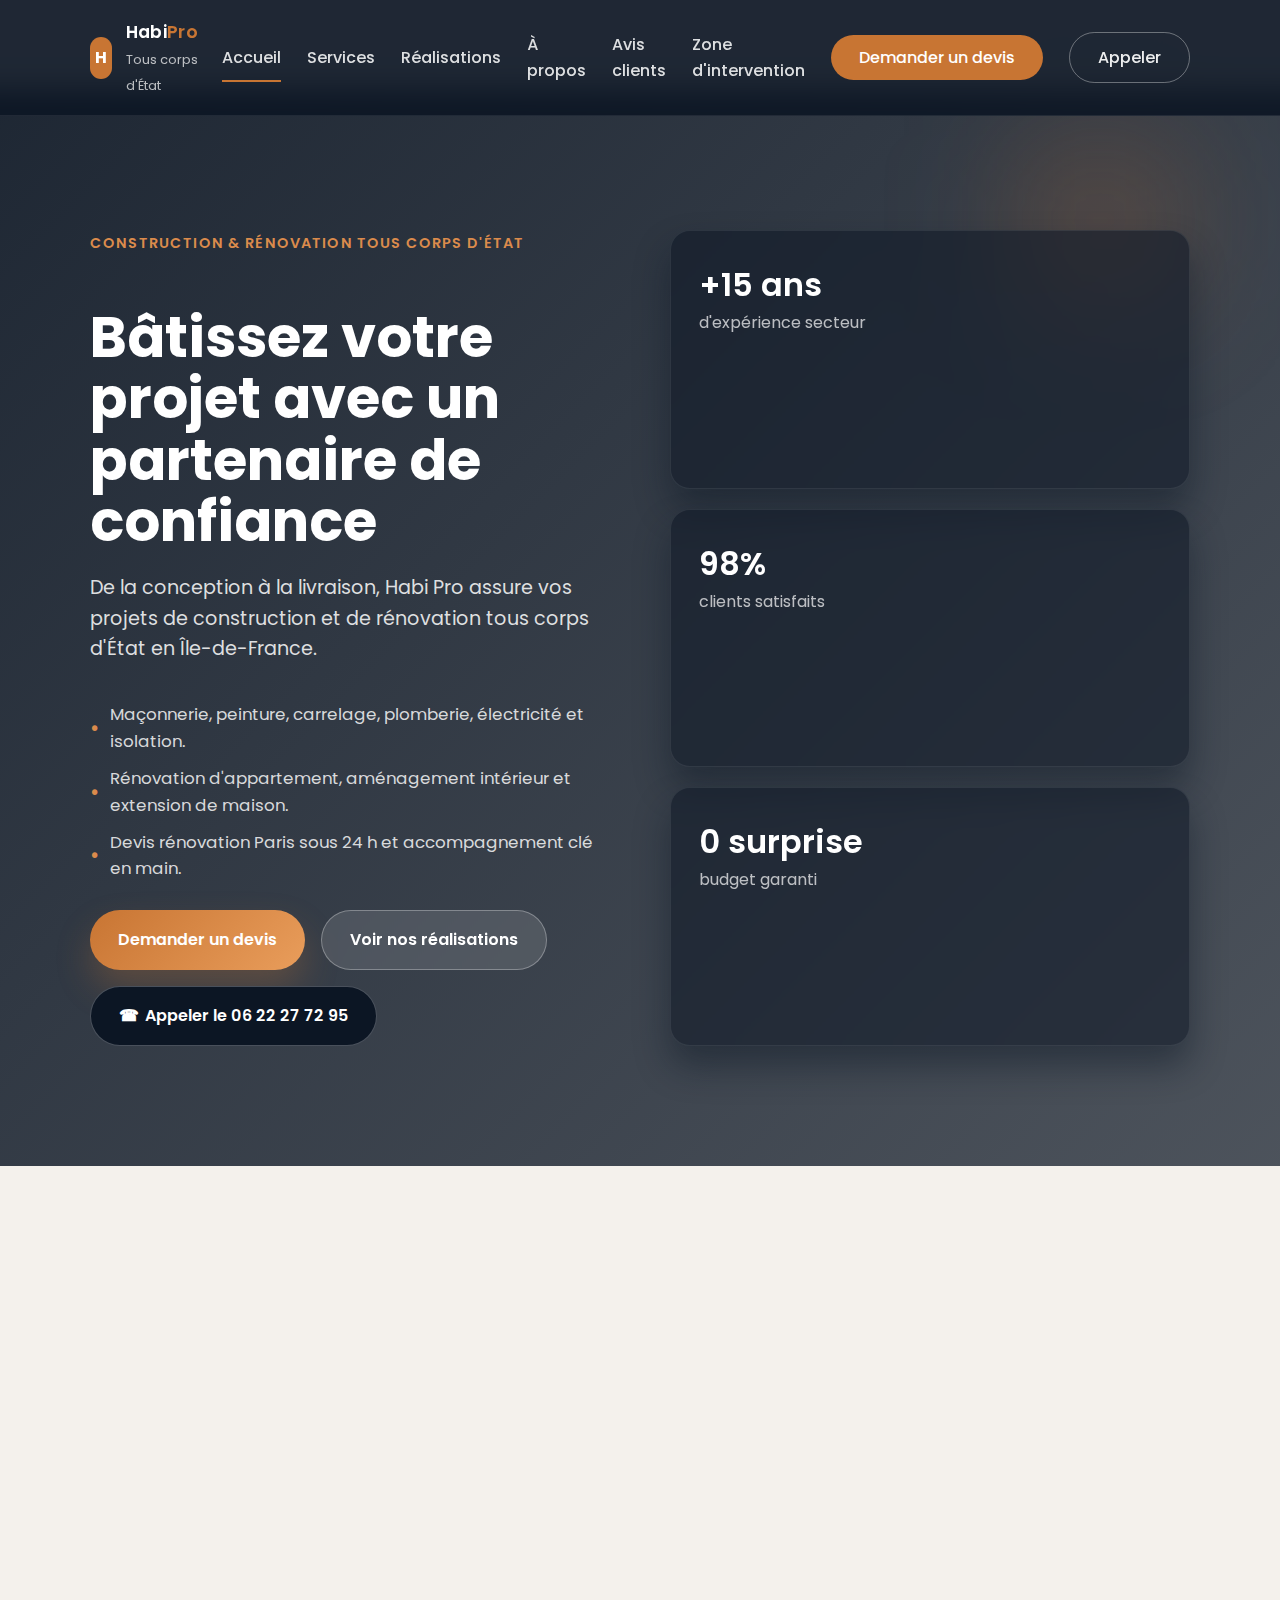
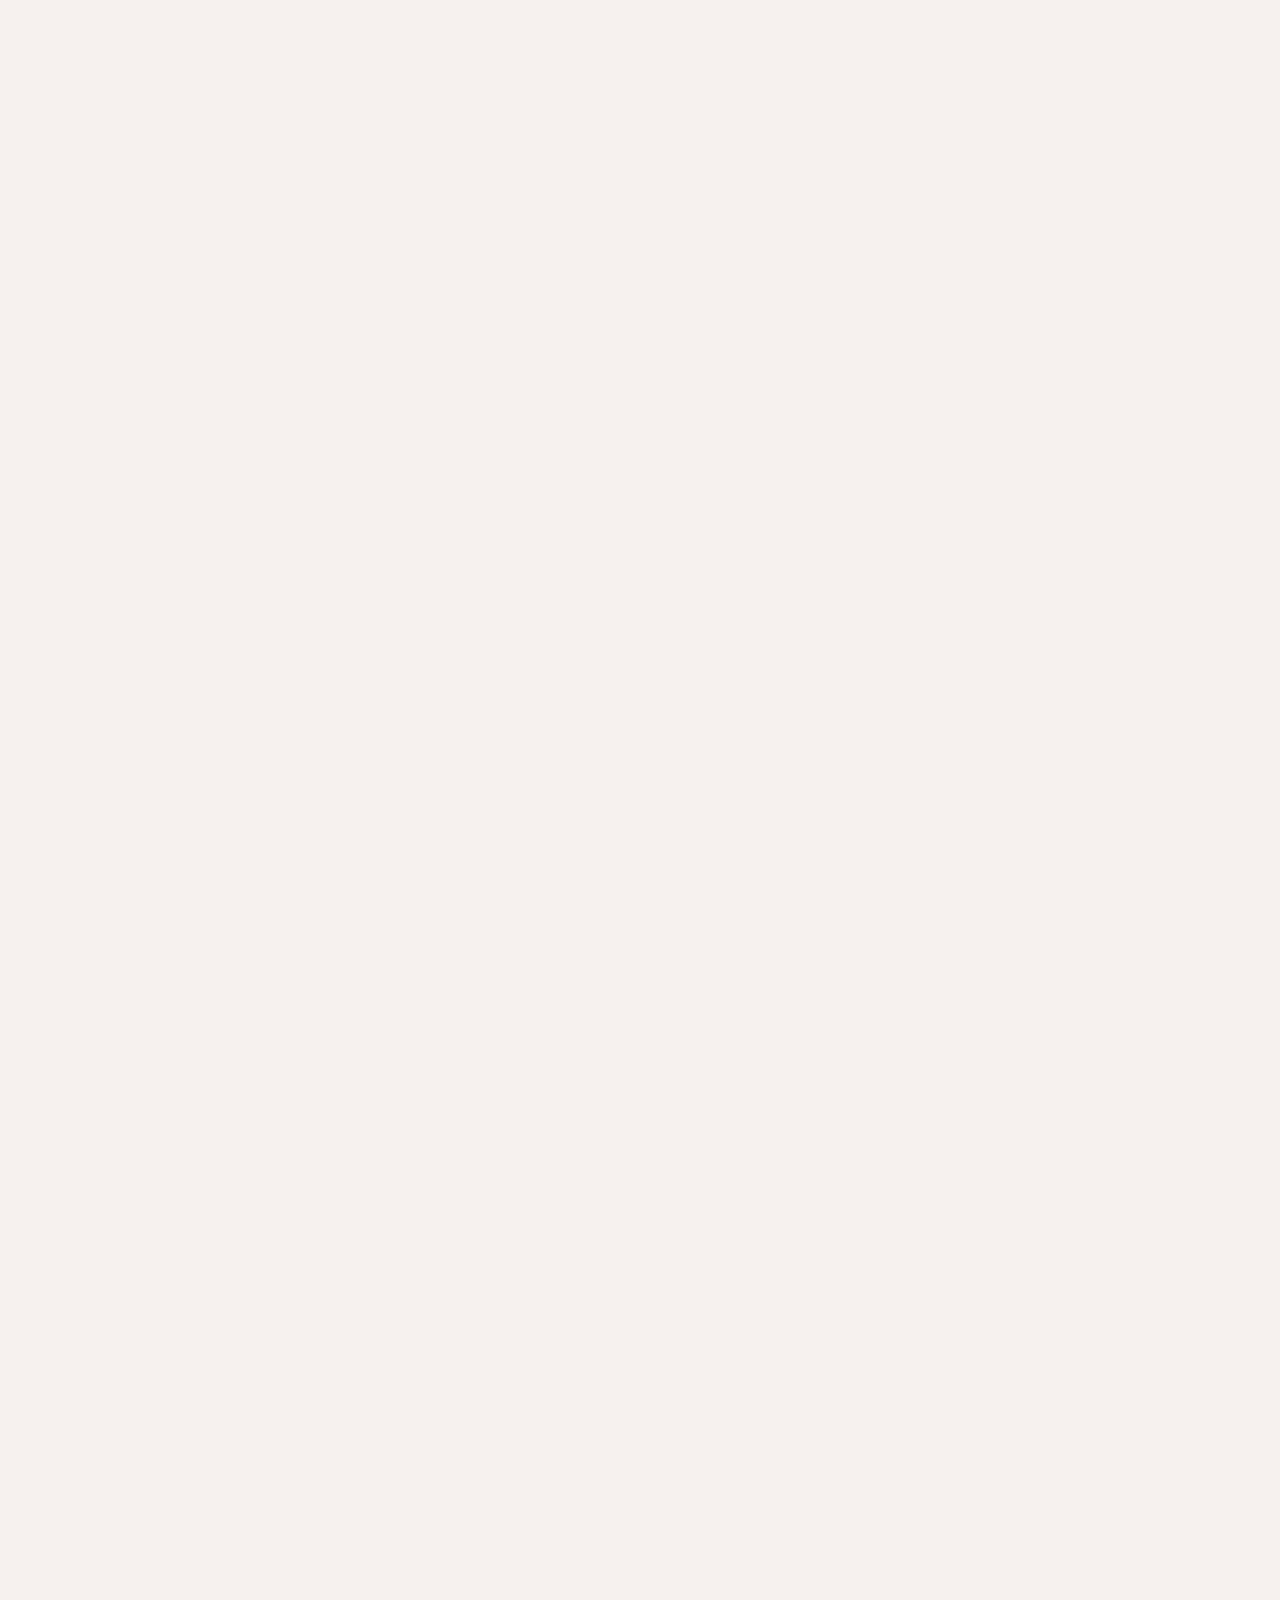
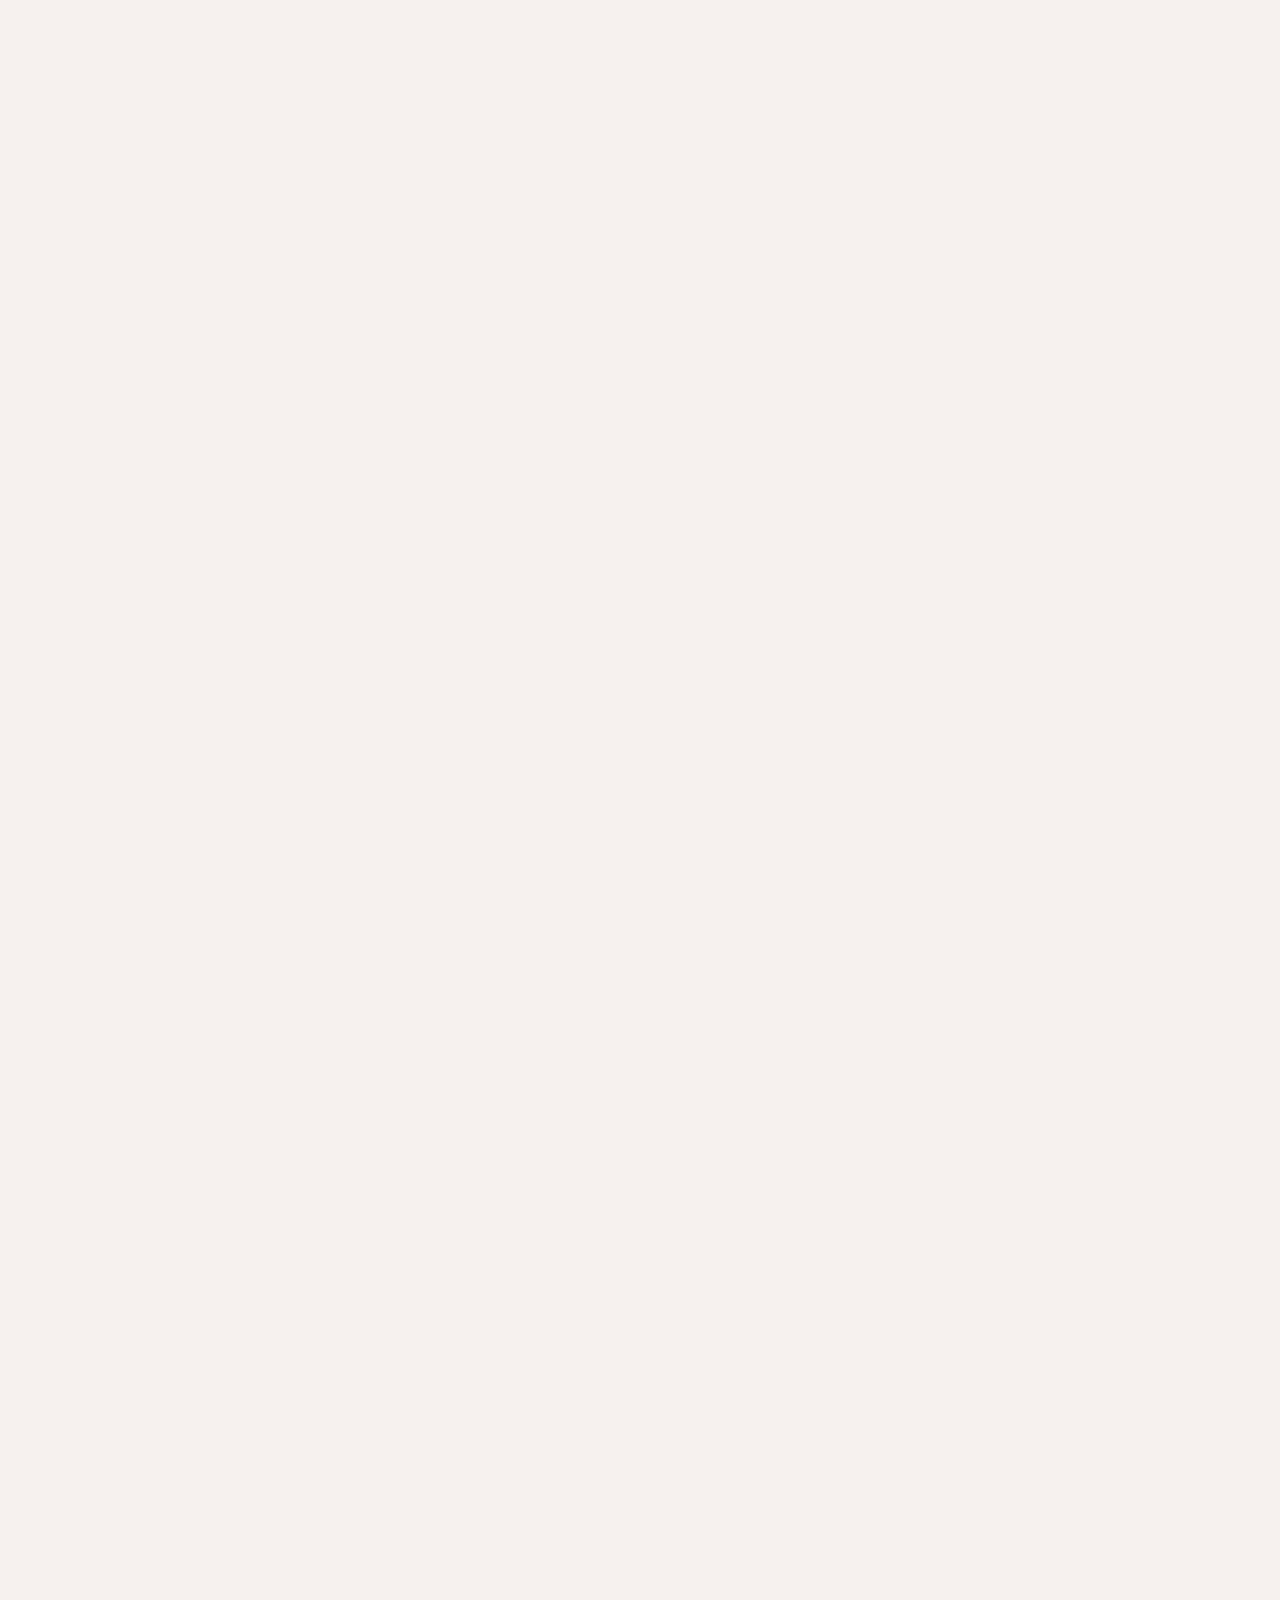
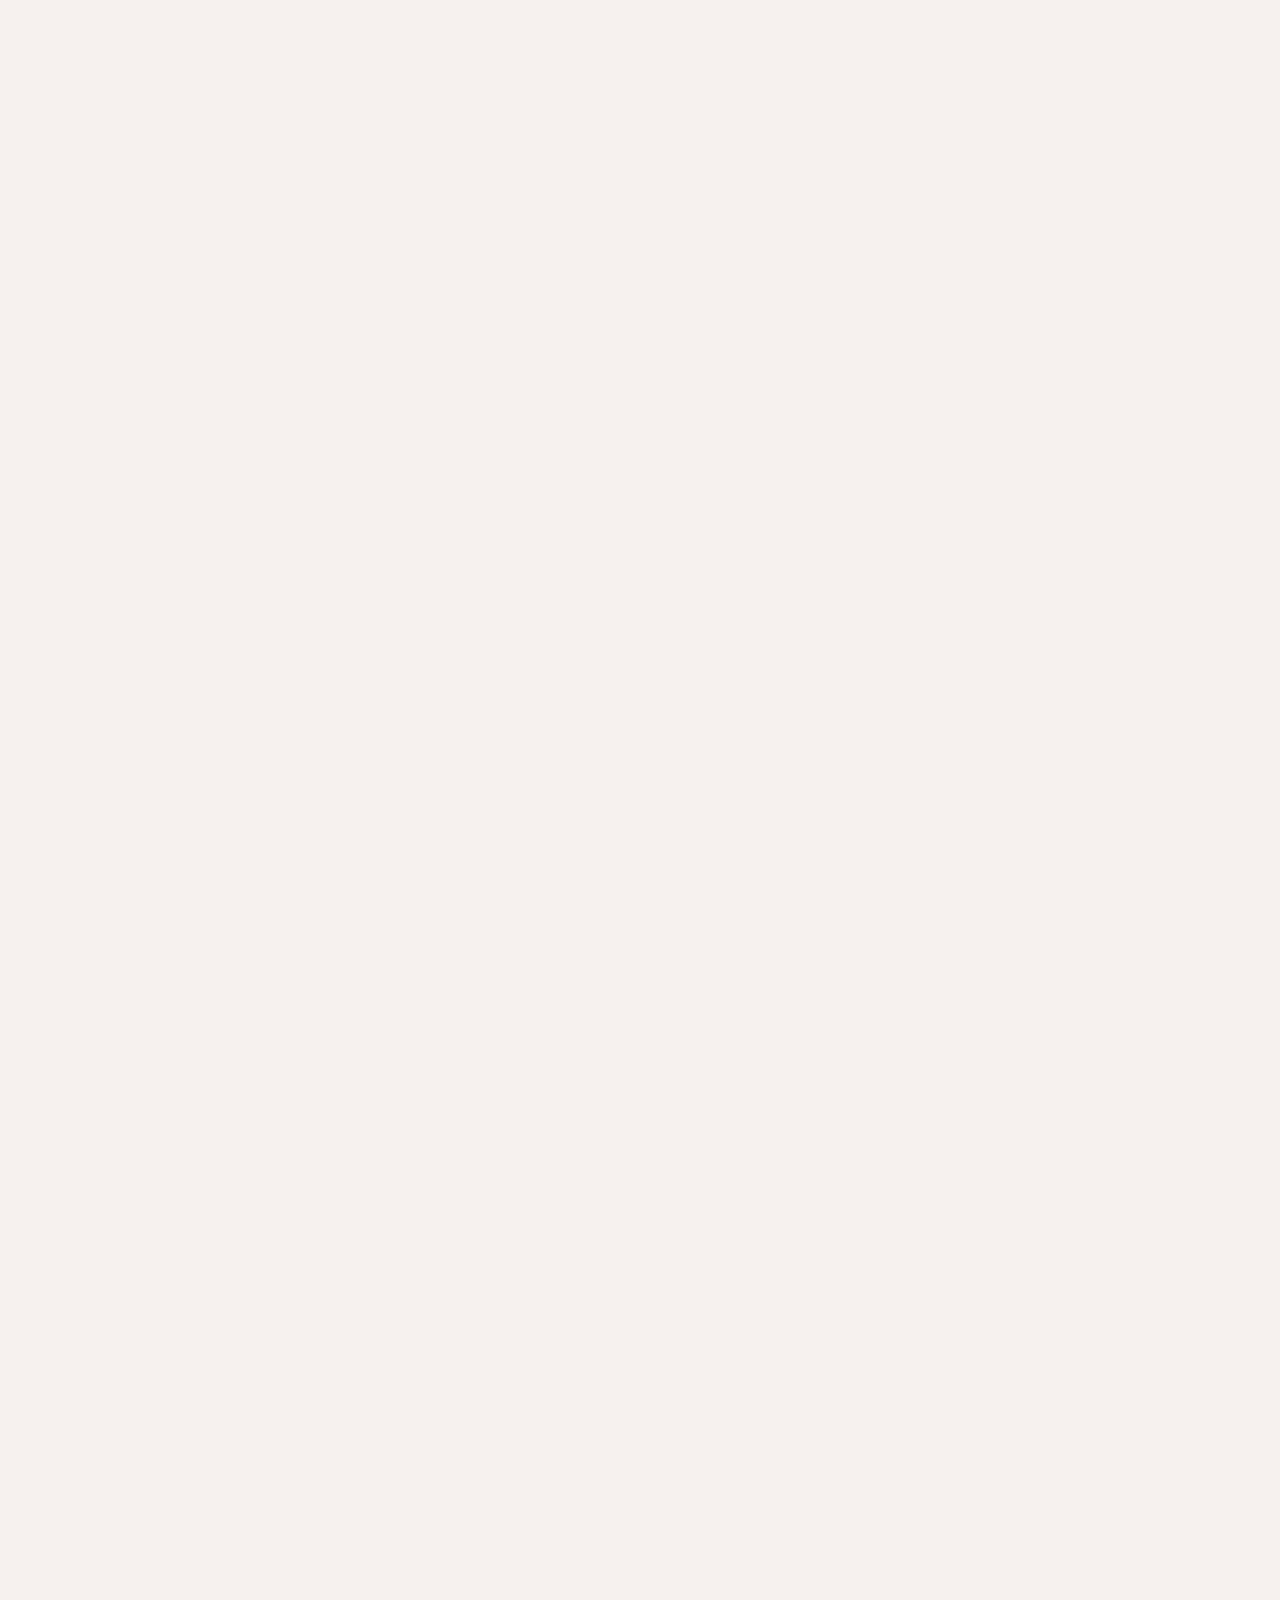
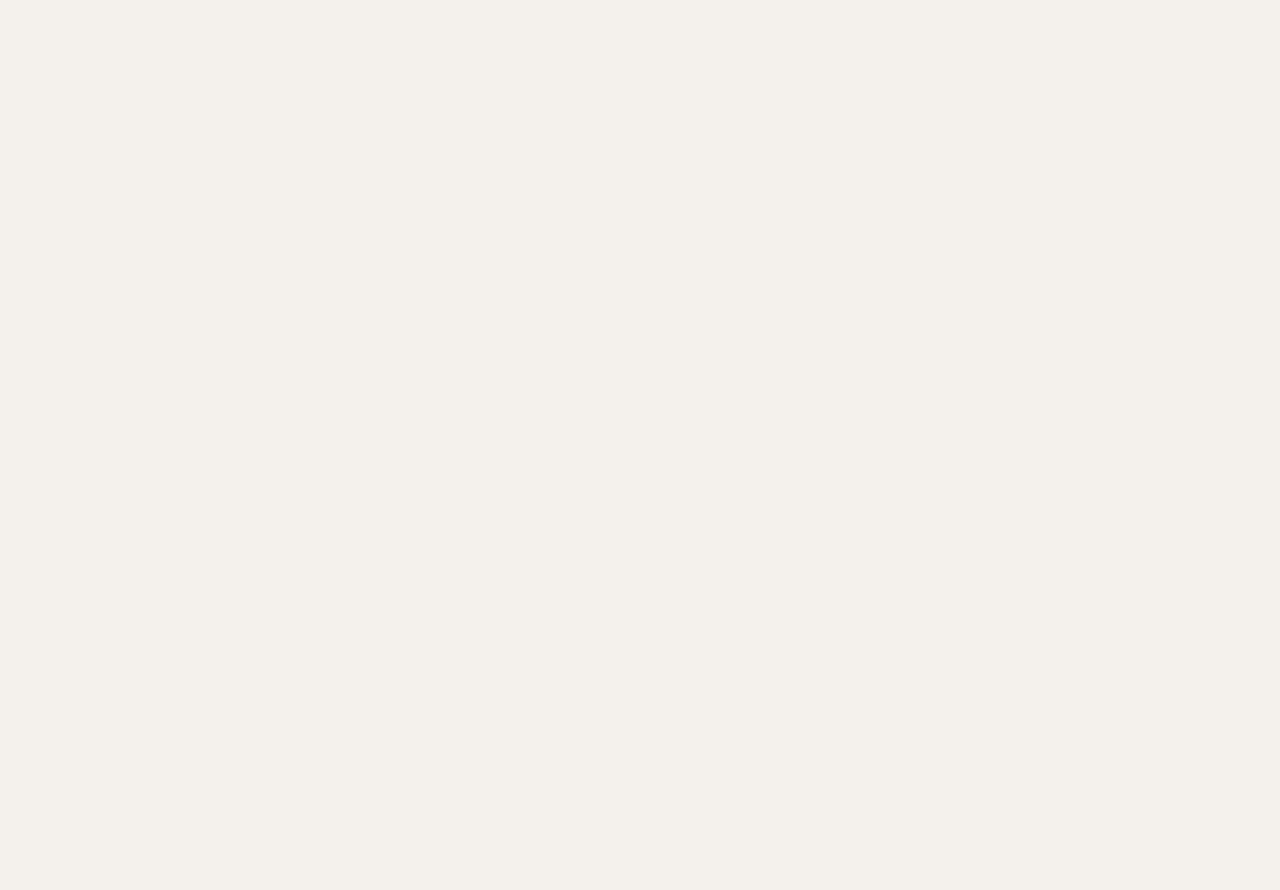
<file: index.html>
﻿<!DOCTYPE html>
<html lang="fr">
<head>
    <meta charset="UTF-8" />
    <meta name="viewport" content="width=device-width, initial-scale=1.0" />
    <meta name="description" content="HABI PRO, entreprise bâtiment Île-de-France : construction, rénovation tous corps d'État, maçonnerie, peinture, carrelage, plomberie, électricité, isolation, aménagement intérieur, extension maison, rénovation appartement, devis rénovation Paris." />
    <title>Habi Pro | Construction & Rénovation Tous Corps d'État</title>
    <link rel="preconnect" href="https://fonts.googleapis.com" />
    <link rel="preconnect" href="https://fonts.gstatic.com" crossorigin />
    <link href="https://fonts.googleapis.com/css2?family=Poppins:wght@300;400;500;600;700&display=swap" rel="stylesheet" />
    <link rel="stylesheet" href="styles.css" />
</head>
<body>
    <header class="navbar" data-reveal>
        <div class="container nav-content">
            <a class="brand" href="#accueil" aria-label="Retour à l'accueil">
                <span class="brand-icon" aria-hidden="true">H</span>
                <div class="brand-text">
                    <span class="brand-name">Habi<span>Pro</span></span>
                    <span class="brand-tagline">Tous corps d'État</span>
                </div>
            </a>
            <button class="nav-toggle" aria-expanded="false" aria-controls="primary-nav">
                <span class="nav-toggle-bar"></span>
                <span class="sr-only">Ouvrir le menu</span>
            </button>
            <nav id="primary-nav" class="nav-links">
                <a href="#accueil">Accueil</a>
                <a href="#services">Services</a>
                <a href="#realisations">Réalisations</a>
                <a href="#apropos">À propos</a>
                <a href="#avis">Avis clients</a>
                <a href="#zone">Zone d'intervention</a>
                <a href="#contact" class="cta-link">Demander un devis</a>
                <a href="tel:+33622277295" class="call-link">Appeler</a>
            </nav>
        </div>
    </header>

    <main>
        <section id="accueil" class="hero" data-reveal>
            <div class="container hero-content">
                <div class="hero-copy">
                    <span class="eyebrow">Construction & rénovation tous corps d'État</span>
                    <h1>Bâtissez votre projet avec un partenaire de confiance</h1>
                    <p class="hero-lead">
                        De la conception à la livraison, Habi Pro assure vos projets de construction et de rénovation tous corps d'État
                        en Île-de-France.
                    </p>
                    <ul class="hero-services">
                        <li>Maçonnerie, peinture, carrelage, plomberie, électricité et isolation.</li>
                        <li>Rénovation d'appartement, aménagement intérieur et extension de maison.</li>
                        <li>Devis rénovation Paris sous 24 h et accompagnement clé en main.</li>
                    </ul>
                    <div class="hero-actions">
                        <a class="btn primary" href="#contact">Demander un devis</a>
                        <a class="btn ghost" href="#realisations">Voir nos réalisations</a>
                        <a class="btn secondary phone-btn" href="tel:+33622277295">Appeler le 06 22 27 72 95</a>
                    </div>
                </div>
                <div class="hero-highlight" aria-hidden="true">
                    <div class="stats-card" data-reveal>
                        <span class="stats-value">+15 ans</span>
                        <span class="stats-label">d'expérience secteur</span>
                    </div>
                    <div class="stats-card" data-reveal>
                        <span class="stats-value">98%</span>
                        <span class="stats-label">clients satisfaits</span>
                    </div>
                    <div class="stats-card" data-reveal>
                        <span class="stats-value">0 surprise</span>
                        <span class="stats-label">budget garanti</span>
                    </div>
                </div>
            </div>
        </section>

        <section id="services" class="section" data-reveal>
            <div class="container">
                <header class="section-header">
                    <span class="eyebrow">Nos expertises</span>
                    <h2>Des services tous corps d'État pour un chantier clé en main</h2>
                    <ul class="services-list">
                        <li>Des équipes intégrées pilotent chaque lot avec précision.</li>
                        <li>Construction neuve et extensions de maison conformes RT2012 / RE2020.</li>
                        <li>Rénovation tous corps d'État, plomberie, électricité et isolation performante.</li>
                        <li>Peinture décorative, carrelage sur mesure et aménagement intérieur haut de gamme.</li>
                    </ul>
                </header>
                <div class="grid services-grid">
                    <article class="card" data-reveal>
                        <span class="card-icon" aria-hidden="true">🏗️</span>
                        <h3>Construction neuve</h3>
                        <p>Maîtrise d'œuvre intégrale pour vos constructions neuves et extensions de maison, délais tenus et conformité RT2012 / RE2020.</p>
                    </article>
                    <article class="card" data-reveal>
                        <span class="card-icon" aria-hidden="true">🛠️</span>
                        <h3>Rénovation globale</h3>
                        <p>Réhabilitation complète de l'enveloppe au second œuvre, rénovation d'appartement à Paris et valorisation énergétique durable.</p>
                    </article>
                    <article class="card" data-reveal>
                        <span class="card-icon" aria-hidden="true">🎨</span>
                        <h3>Agencement & finition</h3>
                        <p>Création d'espaces sur-mesure, aménagement intérieur, cuisines, salles de bains, menuiserie premium et finitions haute qualité.</p>
                    </article>
                    <article class="card" data-reveal>
                        <span class="card-icon" aria-hidden="true">♻️</span>
                        <h3>Performance énergétique</h3>
                        <p>Audit, isolation, ventilation, chauffage : un plan d'amélioration global pour réduire durablement vos consommations.</p>
                    </article>
                </div>
            </div>
        </section>

        <section id="realisations" class="section alt" data-reveal>
            <div class="container">
                <header class="section-header">
                    <span class="eyebrow">Références</span>
                    <h2>Des réalisations qui reflètent notre exigence</h2>
                    <p>Chaque projet est piloté par un chef de chantier dédié, garant de la qualité finale et du suivi client.</p>
                </header>
                <div class="grid realisations-grid">
                    <figure class="realisation-card" data-reveal>
                        <div class="realisation-visual visual-one"></div>
                        <figcaption>
                            <h3>Extension de maison – Montreuil</h3>
                            <p>Surélévation bois, isolation par l'extérieur et création d'une suite parentale lumineuse.</p>
                        </figcaption>
                    </figure>
                    <figure class="realisation-card" data-reveal>
                        <div class="realisation-visual visual-two"></div>
                        <figcaption>
                            <h3>Appartement familial – Saint-Mandé</h3>
                            <p>Rénovation tous corps d'État, plomberie, électricité et cuisine ouverte sur séjour.</p>
                        </figcaption>
                    </figure>
                    <figure class="realisation-card" data-reveal>
                        <div class="realisation-visual visual-three"></div>
                        <figcaption>
                            <h3>Atelier artisanal – Ivry-sur-Seine</h3>
                            <p>Réaménagement de 180 m², cloisonnement léger, éclairage LED et peinture technique.</p>
                        </figcaption>
                    </figure>
                    <figure class="realisation-card" data-reveal>
                        <div class="realisation-visual visual-four"></div>
                        <figcaption>
                            <h3>Pavillon années 70 – Orly</h3>
                            <p>Isolation thermique par l'intérieur, remplacement des menuiseries et réfection de toiture.</p>
                        </figcaption>
                    </figure>
                    <figure class="realisation-card" data-reveal>
                        <div class="realisation-visual visual-five"></div>
                        <figcaption>
                            <h3>Salle de bains – Clamart</h3>
                            <p>Carrelage grand format, plomberie refaite, sèche-serviettes et éclairage LED indirect.</p>
                        </figcaption>
                    </figure>
                    <figure class="realisation-card" data-reveal>
                        <div class="realisation-visual visual-six"></div>
                        <figcaption>
                            <h3>Ravalement copropriété – Bagnolet</h3>
                            <p>Échafaudage complet, reprise des joints, peinture minérale et reprise des descentes pluviales.</p>
                        </figcaption>
                    </figure>
                </div>
                <div class="section-cta" data-reveal>
                    <span>Un projet en tête ?</span>
                    <a class="btn secondary" href="#contact">Demander un devis</a>
                </div>
            </div>
        </section>

        <section id="apropos" class="section" data-reveal>
            <div class="container about-grid">
                <div class="about-copy">
                    <span class="eyebrow">À propos</span>
                    <h2>Un interlocuteur unique et des équipes internes qualifiées</h2>
                    <p>
                        Habi Pro, entreprise générale du bâtiment en Île-de-France, coordonne des équipes internes pour chaque corps d'État.
                    </p>
                    <div class="about-columns">
                        <ul class="about-list">
                            <li>Maçonnerie, gros œuvre et extensions de maison clé en main.</li>
                            <li>Plomberie, électricité, isolation et climatisation performante.</li>
                            <li>Peinture, carrelage et finitions premium pour vos rénovations d'appartement.</li>
                        </ul>
                        <ul class="about-list">
                            <li>Chef de projet dédié du premier rendez-vous à la réception.</li>
                            <li>Planification BIM, suivi budget et devis rénovation Paris transparents.</li>
                            <li>Garantie décennale, assurances chantier et engagement matériaux durables.</li>
                        </ul>
                    </div>
                </div>
                <div class="about-highlight" data-reveal>
                    <div class="about-card">
                        <h3>Notre promesse</h3>
                        <p>Transparence, fiabilité et finitions irréprochables pour des chantiers livrés clés en main.</p>
                        <a class="btn link" href="#contact">Rencontrer un expert</a>
                    </div>
                </div>
            </div>
        </section>

        <section id="avis" class="section alt" data-reveal>
            <div class="container">
                <header class="section-header">
                    <span class="eyebrow">Ils nous font confiance</span>
                    <h2>Avis clients</h2>
                </header>
                <div class="grid testimonials-grid">
                    <article class="testimonial" data-reveal>
                        <p class="testimonial-quote">« Une équipe très à l'écoute, un chantier sans stress et livré en avance. Nous recommandons Habi Pro sans réserve. »</p>
                        <div class="testimonial-meta">
                            <span class="name">Sophie & Marc</span>
                            <span class="role">Rénovation maison de famille</span>
                        </div>
                    </article>
                    <article class="testimonial" data-reveal>
                        <p class="testimonial-quote">« Coordination parfaite des corps d'État. Les finitions de nos bureaux sont impeccables et nos collaborateurs conquis. »</p>
                        <div class="testimonial-meta">
                            <span class="name">Thomas B.</span>
                            <span class="role">Direction générale, Start-up Tech</span>
                        </div>
                    </article>
                    <article class="testimonial" data-reveal>
                        <p class="testimonial-quote">« Une expertise pointue en rénovation énergétique qui nous a permis de réduire nos consommations de 35 %. »</p>
                        <div class="testimonial-meta">
                            <span class="name">Nadia L.</span>
                            <span class="role">Syndic de copropriété</span>
                        </div>
                    </article>
                </div>
            </div>
        </section>

        <section id="zone" class="section alt zone" data-reveal>
            <div class="container zone-grid">
                <div class="zone-copy">
                    <span class="eyebrow">Zone d'intervention</span>
                    <h2>Une entreprise générale présente dans toute l'Île-de-France</h2>
                    <p>Nos équipes mobiles interviennent à Paris et dans les départements 75, 77, 78, 91, 92, 93, 94 et 95 pour vos projets de rénovation tous corps d'État, extensions de maison et chantiers professionnels.</p>
                    <ul class="zone-list">
                        <li>Disponibilité rapide à Paris intra-muros et petite couronne.</li>
                        <li>Chantiers résidentiels, tertiaires et copropriétés en grande couronne.</li>
                        <li>Réseau de partenaires locaux pour fluidifier la logistique et les autorisations.</li>
                    </ul>
                    <a class="btn secondary" href="#contact">Planifier un rendez-vous</a>
                </div>
                <div class="zone-map">
                    <iframe title="Carte de la zone d'intervention Habi Pro" src="https://www.google.com/maps/embed?pb=!1m18!1m12!1m3!1d845401.2607713383!2d1.9037731700921414!3d48.84681852144518!2m3!1f0!2f0!3f0!3m2!1i1024!2i768!4f13.1!3m3!1m2!1s0x47e66e1f06ad0a0b%3A0x421275d01eb5341d!2sParis!5e0!3m2!1sfr!2sfr!4v1696196400000!5m2!1sfr!2sfr" loading="lazy" referrerpolicy="no-referrer-when-downgrade" allowfullscreen></iframe>
                </div>
            </div>
        </section>

        <section id="contact" class="section contact" data-reveal>
            <div class="container contact-grid">
                <div class="contact-info" data-reveal>
                    <span class="eyebrow">Contact & devis</span>
                    <h2>Parlons de votre projet</h2>
                    <p>Expliquez-nous votre besoin en construction, rénovation d'appartement ou extension maison. Un expert Habi Pro prépare votre devis rénovation Paris sous 24 h.</p>
                    <div class="contact-cards">
                        <div class="contact-card">
                            <span class="card-icon" aria-hidden="true">📞</span>
                            <div>
                                <span class="label">Téléphone</span>
                                <a href="tel:+33622277295">06 22 27 72 95</a>
                            </div>
                        </div>
                        <div class="contact-card">
                            <span class="card-icon" aria-hidden="true">📍</span>
                            <div>
                                <span class="label">Agence</span>
                                <p>68 rue Beaumarchais, 93100 Montreuil</p>
                            </div>
                        </div>
                        <div class="contact-card">
                            <span class="card-icon" aria-hidden="true">⏰</span>
                            <div>
                                <span class="label">Horaires</span>
                                <p>Lundi au vendredi : 8h00&nbsp;-&nbsp;17h00</p>
                            </div>
                        </div>
                    </div>
                </div>
                <form class="contact-form" id="contact-form" action="https://formspree.io/f/xldpnewg" method="post" data-reveal>
                    <input type="hidden" name="_subject" value="Demande de devis Habi Pro" />
                    <div class="form-group">
                        <label for="name">Nom et prénom</label>
                        <input id="name" name="name" type="text" placeholder="Votre nom" required />
                    </div>
                    <div class="form-group">
                        <label for="email">Email professionnel</label>
                        <input id="email" name="email" type="email" placeholder="vous@entreprise.fr" required />
                    </div>
                    <div class="form-group">
                        <label for="phone">Téléphone</label>
                        <input id="phone" name="phone" type="tel" placeholder="06 22 27 72 95" />
                    </div>
                    <div class="form-group">
                        <label for="project">Votre projet</label>
                        <textarea id="project" name="project" rows="4" placeholder="Type de projet, localisation, budget estimé..." required></textarea>
                    </div>
                    <button class="btn primary" type="submit">Demander un devis</button>
                    <p class="form-footnote">Nous protégeons vos données personnelles et ne les partageons jamais.</p>
                    <p class="form-status" role="status" aria-live="polite"></p>
                </form>
            </div>
        </section>
    </main>

    <button id="back-to-top" class="back-to-top" type="button" aria-label="Revenir en haut">
        ↑
    </button>

    <footer class="footer" data-reveal>
        <div class="container footer-content">
            <div class="footer-brand">
                <span class="brand-name">Habi<span>Pro</span></span>
                <p>Construction & rénovation tous corps d'État — Île-de-France.</p>
            </div>
            <div class="footer-links">
                <a href="#services">Services</a>
                <a href="#realisations">Réalisations</a>
                <a href="#contact">Contact</a>
                <a href="mentions-legales.html">Mentions légales</a>
                <a href="confidentialite.html">Politique de confidentialité</a>
            </div>
            <div class="footer-legal">
                <a href="mailto:contact@habipro-btp.com">contact@habipro-btp.com</a>
                <p>&copy; <span id="year"></span> Habi Pro. Tous droits réservés.</p>
            </div>
        </div>
    </footer>

    <script src="styles.js"></script>
</body>
</html>
</file>
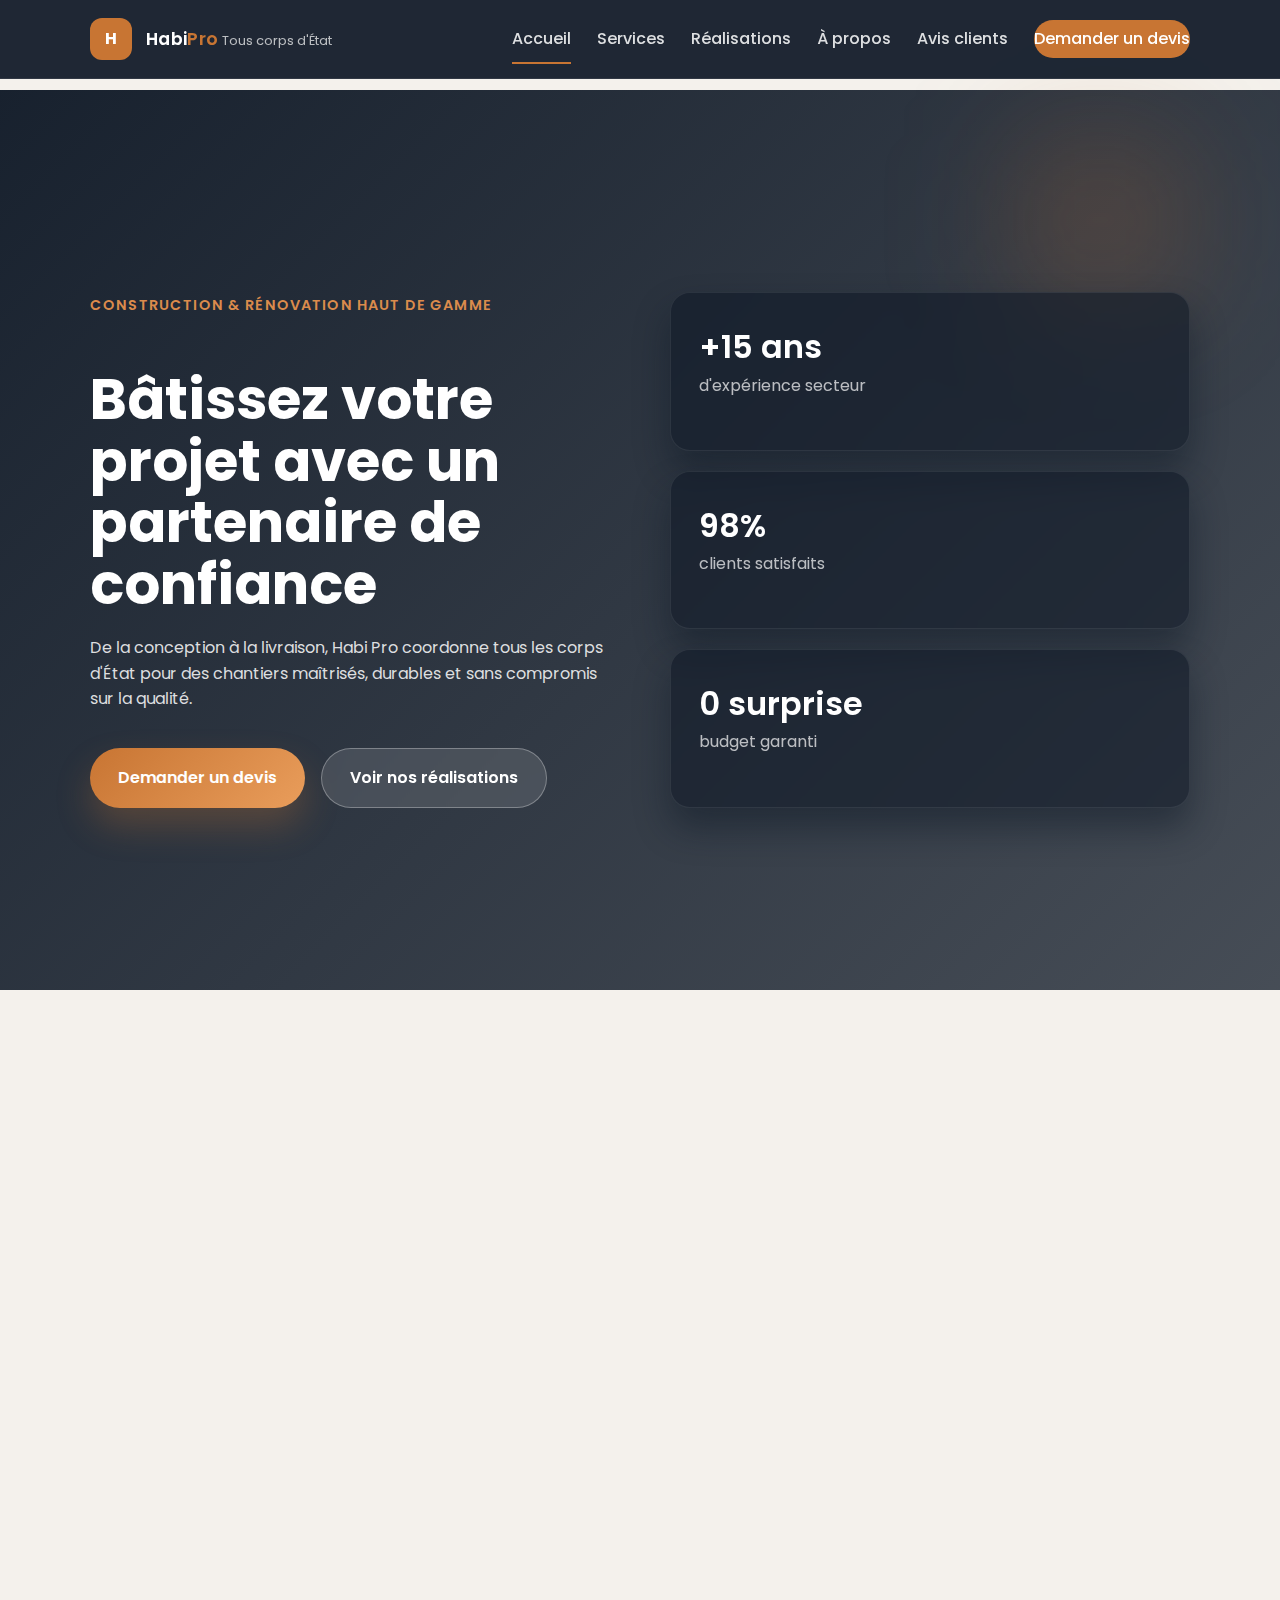
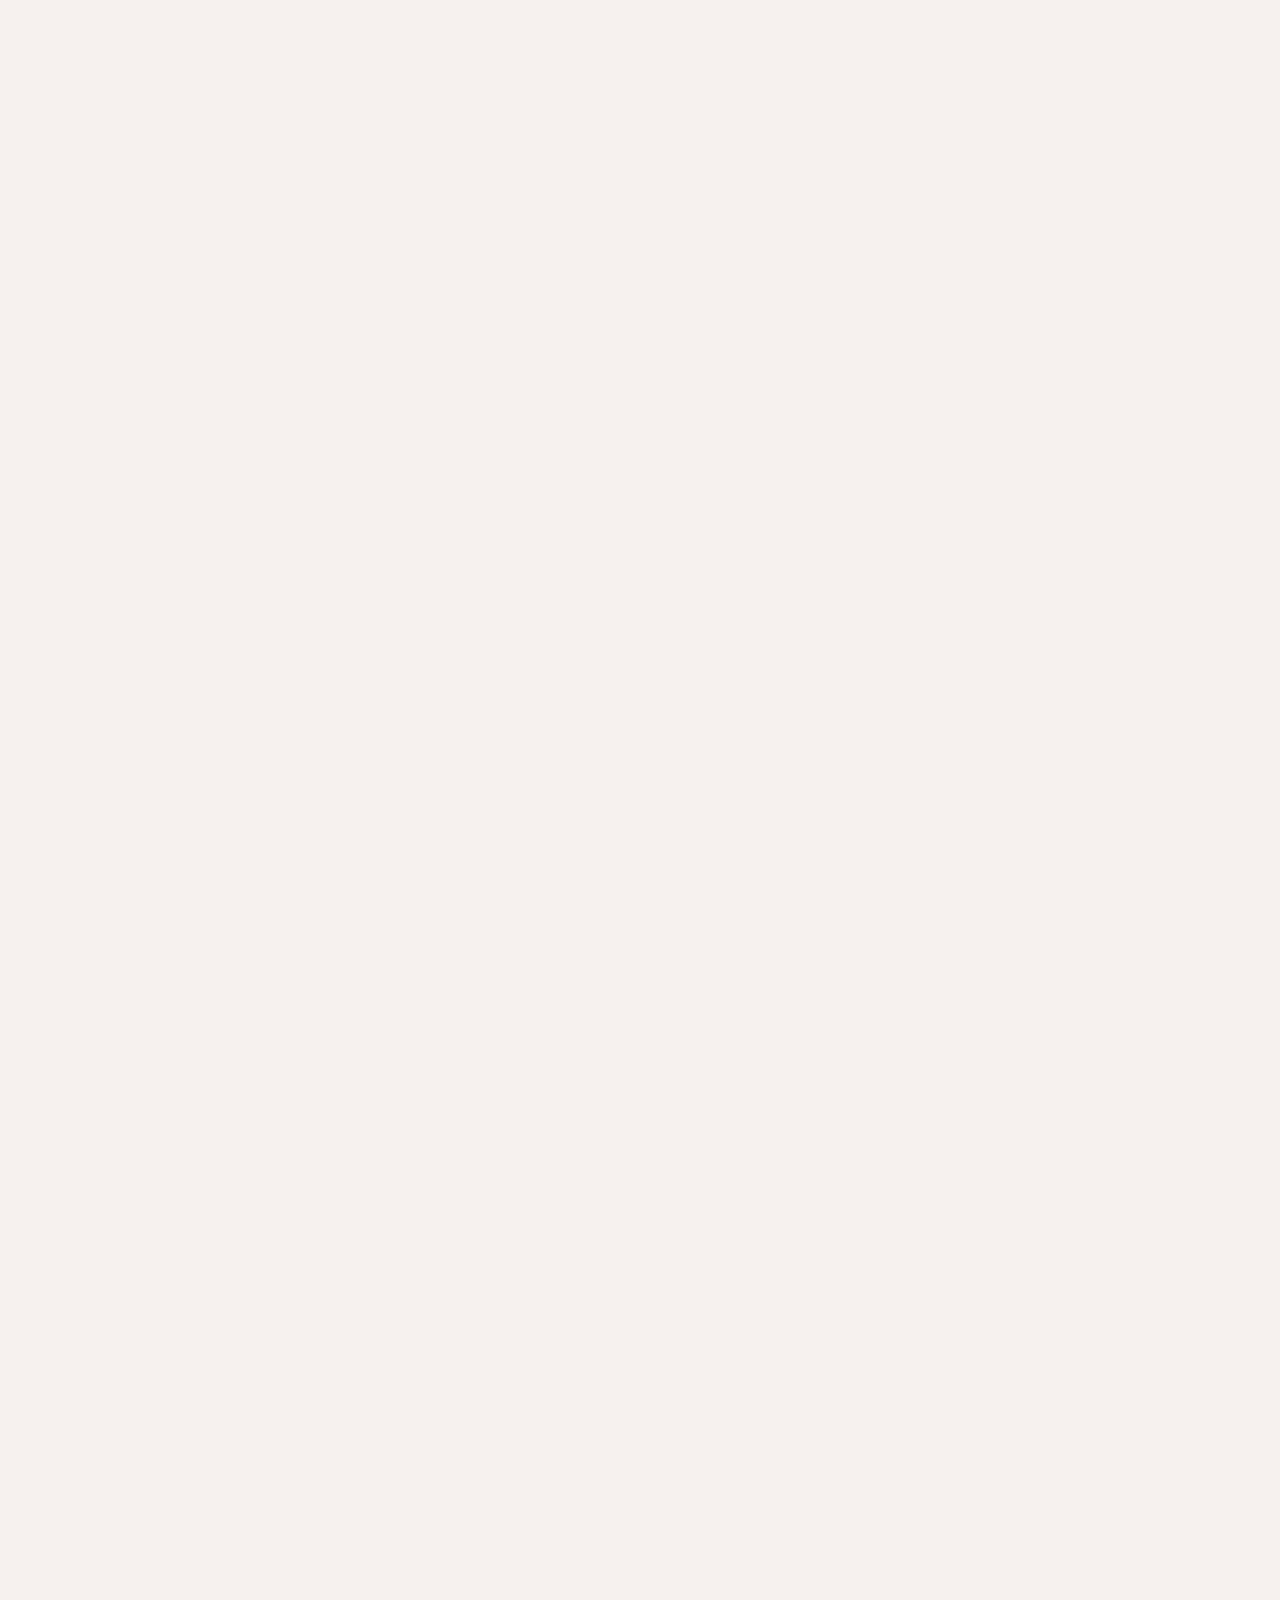
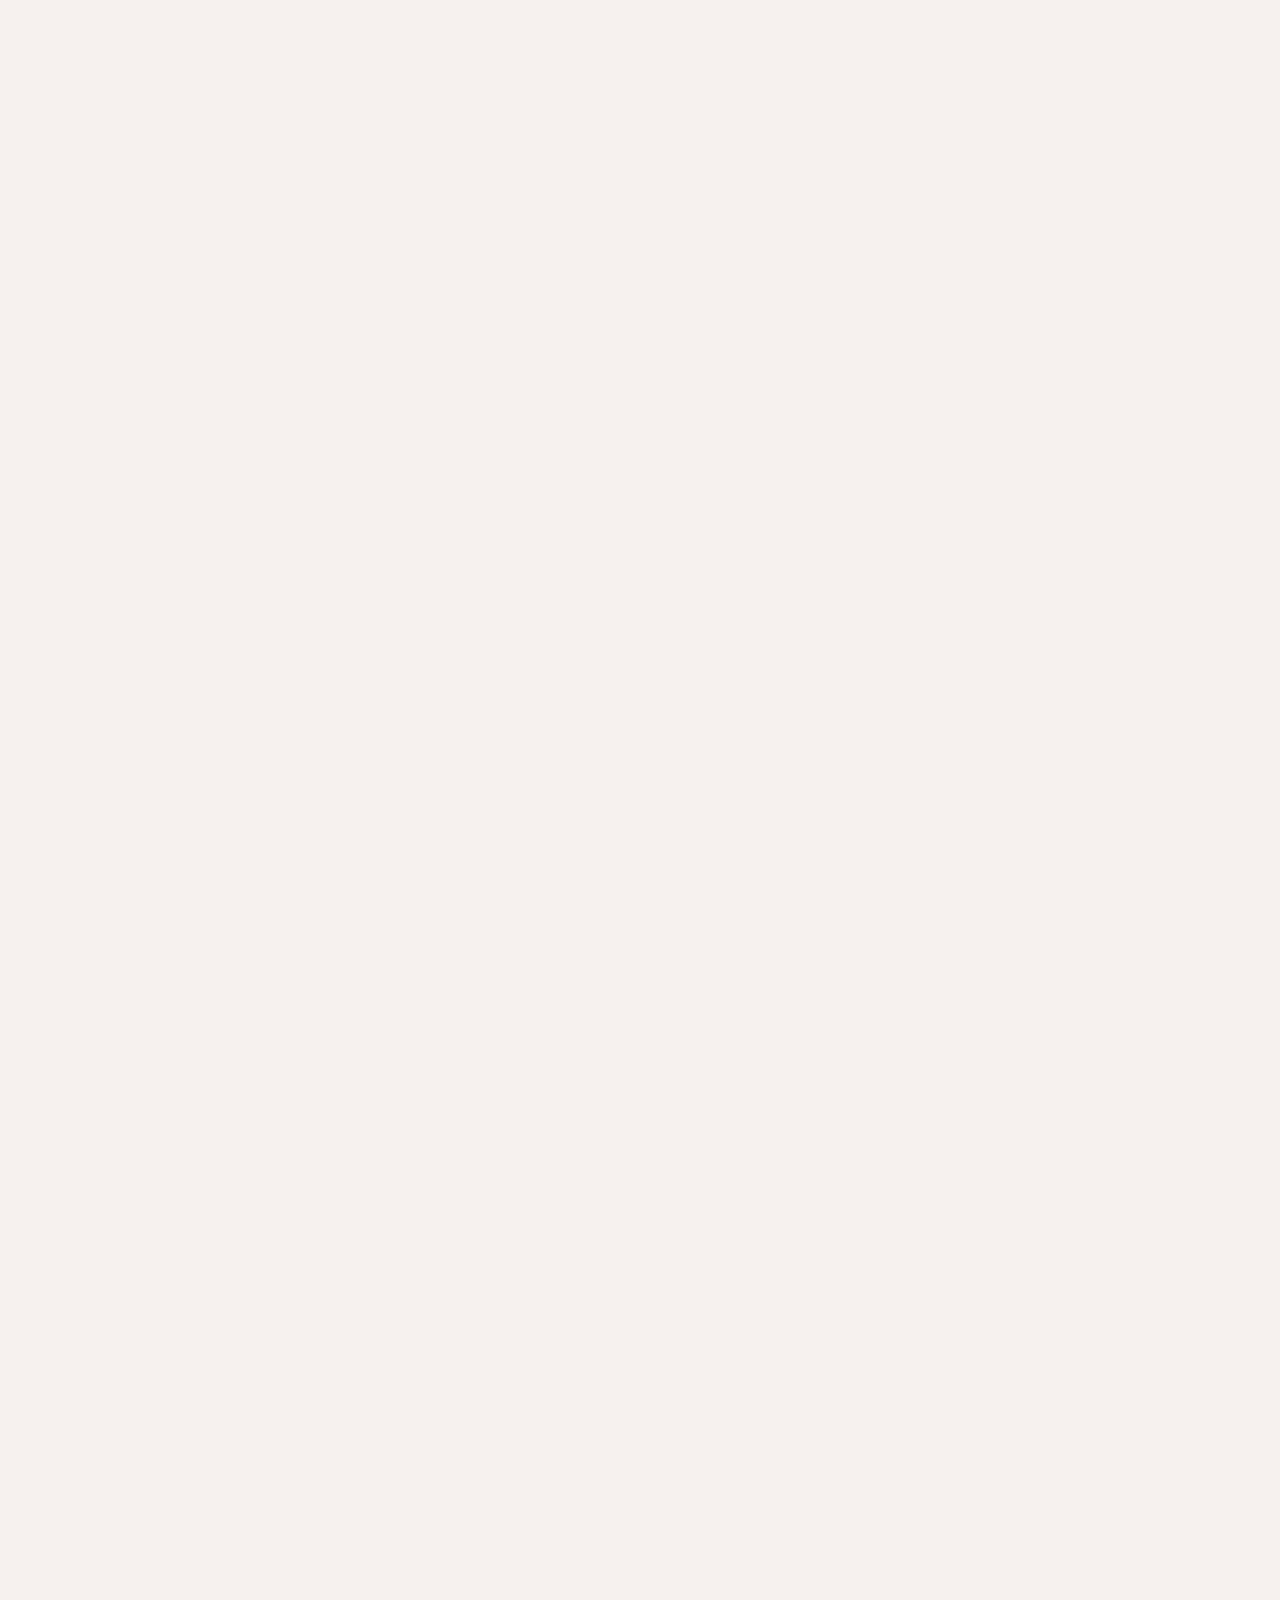
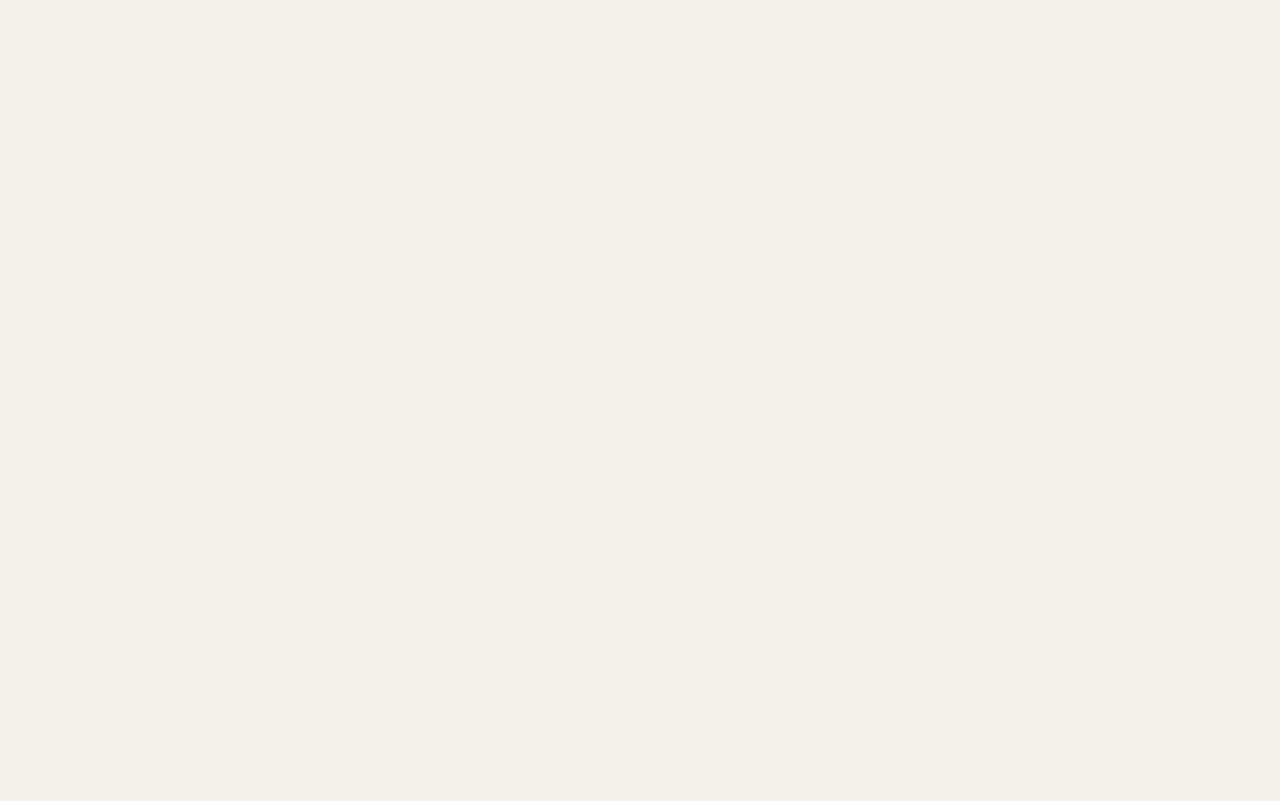
<file: habi-pro/index.html>
﻿<!DOCTYPE html>
<html lang="fr">
<head>
    <meta charset="UTF-8" />
    <meta name="viewport" content="width=device-width, initial-scale=1.0" />
    <meta name="description" content="Habi Pro, expert en construction et rénovation tous corps d'État. Demandez votre devis pour des projets durables et clés en main." />
    <title>Habi Pro | Construction & Rénovation Tous Corps d'État</title>
    <link rel="preconnect" href="https://fonts.googleapis.com" />
    <link rel="preconnect" href="https://fonts.gstatic.com" crossorigin />
    <link href="https://fonts.googleapis.com/css2?family=Poppins:wght@300;400;500;600;700&display=swap" rel="stylesheet" />
    <link rel="stylesheet" href="styles.css" />
</head>
<body>
    <header class="navbar" data-reveal>
        <div class="container nav-content">
            <a class="brand" href="#accueil" aria-label="Retour à l'accueil">
                <span class="brand-icon" aria-hidden="true">H</span>
                <div class="brand-text">
                    <span class="brand-name">Habi<span>Pro</span></span>
                    <span class="brand-tagline">Tous corps d'État</span>
                </div>
            </a>
            <button class="nav-toggle" aria-expanded="false" aria-controls="primary-nav">
                <span class="nav-toggle-bar"></span>
                <span class="sr-only">Ouvrir le menu</span>
            </button>
            <nav id="primary-nav" class="nav-links">
                <a href="#accueil">Accueil</a>
                <a href="#services">Services</a>
                <a href="#realisations">Réalisations</a>
                <a href="#apropos">À propos</a>
                <a href="#avis">Avis clients</a>
                <a href="#contact" class="cta-link">Demander un devis</a>
            </nav>
        </div>
    </header>

    <main>
        <section id="accueil" class="hero" data-reveal>
            <div class="container hero-content">
                <div class="hero-copy">
                    <span class="eyebrow">Construction & rénovation haut de gamme</span>
                    <h1>Bâtissez votre projet avec un partenaire de confiance</h1>
                    <p>
                        De la conception à la livraison, Habi Pro coordonne tous les corps d'État pour
                        des chantiers maîtrisés, durables et sans compromis sur la qualité.
                    </p>
                    <div class="hero-actions">
                        <a class="btn primary" href="#contact">Demander un devis</a>
                        <a class="btn ghost" href="#realisations">Voir nos réalisations</a>
                    </div>
                </div>
                <div class="hero-highlight" aria-hidden="true">
                    <div class="stats-card" data-reveal>
                        <span class="stats-value">+15 ans</span>
                        <span class="stats-label">d'expérience secteur</span>
                    </div>
                    <div class="stats-card" data-reveal>
                        <span class="stats-value">98%</span>
                        <span class="stats-label">clients satisfaits</span>
                    </div>
                    <div class="stats-card" data-reveal>
                        <span class="stats-value">0 surprise</span>
                        <span class="stats-label">budget garanti</span>
                    </div>
                </div>
            </div>
        </section>

        <section id="services" class="section" data-reveal>
            <div class="container">
                <header class="section-header">
                    <span class="eyebrow">Nos expertises</span>
                    <h2>Des services tous corps d'État pour un chantier clé en main</h2>
                    <p>De la rénovation complète à la construction neuve, nos équipes orchestrent chaque corps de métier avec précision.</p>
                </header>
                <div class="grid services-grid">
                    <article class="card" data-reveal>
                        <span class="card-icon" aria-hidden="true">🏗️</span>
                        <h3>Construction neuve</h3>
                        <p>Maîtrise d'œuvre intégrale pour vos projets résidentiels et tertiaires, délais tenus et normes RT2012 / RE2020.</p>
                    </article>
                    <article class="card" data-reveal>
                        <span class="card-icon" aria-hidden="true">🛠️</span>
                        <h3>Rénovation globale</h3>
                        <p>Réhabilitation complète de l'enveloppe au second œuvre, valorisation énergétique et patrimoniale.</p>
                    </article>
                    <article class="card" data-reveal>
                        <span class="card-icon" aria-hidden="true">🎨</span>
                        <h3>Agencement & finition</h3>
                        <p>Création d'espaces sur-mesure, cuisines, salles de bains, menuiserie intérieure premium et finitions haute qualité.</p>
                    </article>
                    <article class="card" data-reveal>
                        <span class="card-icon" aria-hidden="true">♻️</span>
                        <h3>Performance énergétique</h3>
                        <p>Audit, isolation, ventilation, chauffage : un plan d'amélioration global pour réduire durablement vos consommations.</p>
                    </article>
                </div>
            </div>
        </section>

        <section id="realisations" class="section alt" data-reveal>
            <div class="container">
                <header class="section-header">
                    <span class="eyebrow">Références</span>
                    <h2>Des réalisations qui reflètent notre exigence</h2>
                    <p>Chaque projet est piloté par un chef de chantier dédié, garant de la qualité finale et du suivi client.</p>
                </header>
                <div class="grid realisations-grid">
                    <figure class="realisation-card" data-reveal>
                        <div class="realisation-visual visual-one"></div>
                        <figcaption>
                            <h3>Villa contemporaine - Neuilly</h3>
                            <p>Construction neuve 250 m², structure béton, façade ventilée et domotique intégrée.</p>
                        </figcaption>
                    </figure>
                    <figure class="realisation-card" data-reveal>
                        <div class="realisation-visual visual-two"></div>
                        <figcaption>
                            <h3>Appartement haussmannien - Paris 7</h3>
                            <p>Rénovation totale, conservation du cachet, optimisation énergétique et acoustique.</p>
                        </figcaption>
                    </figure>
                    <figure class="realisation-card" data-reveal>
                        <div class="realisation-visual visual-three"></div>
                        <figcaption>
                            <h3>Bureaux flexibles - La Défense</h3>
                            <p>Plateaux tertiaires reconfigurés, espaces collaboratifs et certification HQE.</p>
                        </figcaption>
                    </figure>
                </div>
                <div class="section-cta" data-reveal>
                    <span>Un projet en tête ?</span>
                    <a class="btn secondary" href="#contact">Demander un devis</a>
                </div>
            </div>
        </section>

        <section id="apropos" class="section" data-reveal>
            <div class="container about-grid">
                <div class="about-copy">
                    <span class="eyebrow">À propos</span>
                    <h2>Un interlocuteur unique et des équipes internes qualifiées</h2>
                    <p>
                        Habi Pro s'appuie sur un réseau d'équipes intégrées et d'artisans partenaires certifiés pour couvrir tous les lots :
                        gros œuvre, second œuvre, finitions, fluides, domotique et aménagement extérieur.
                    </p>
                    <ul class="about-list">
                        <li>Chef de projet dédié du 1er rendez-vous à la réception du chantier.</li>
                        <li>Planification BIM pour sécuriser les coûts et les délais.</li>
                        <li>Garantie décennale et assurances chantier incluses.</li>
                        <li>Engagement RSE : sélection de matériaux durables, tri des déchets.</li>
                    </ul>
                </div>
                <div class="about-highlight" data-reveal>
                    <div class="about-card">
                        <h3>Notre promesse</h3>
                        <p>Transparence, fiabilité et finitions irréprochables pour des chantiers livrés clés en main.</p>
                        <a class="btn link" href="#contact">Rencontrer un expert</a>
                    </div>
                </div>
            </div>
        </section>

        <section id="avis" class="section alt" data-reveal>
            <div class="container">
                <header class="section-header">
                    <span class="eyebrow">Ils nous font confiance</span>
                    <h2>Avis clients</h2>
                </header>
                <div class="grid testimonials-grid">
                    <article class="testimonial" data-reveal>
                        <p class="testimonial-quote">« Une équipe très à l'écoute, un chantier sans stress et livré en avance. Nous recommandons Habi Pro sans réserve. »</p>
                        <div class="testimonial-meta">
                            <span class="name">Sophie & Marc</span>
                            <span class="role">Rénovation maison de famille</span>
                        </div>
                    </article>
                    <article class="testimonial" data-reveal>
                        <p class="testimonial-quote">« Coordination parfaite des corps d'État. Les finitions de nos bureaux sont impeccables et nos collaborateurs conquis. »</p>
                        <div class="testimonial-meta">
                            <span class="name">Thomas B.</span>
                            <span class="role">Direction générale, Start-up Tech</span>
                        </div>
                    </article>
                    <article class="testimonial" data-reveal>
                        <p class="testimonial-quote">« Une expertise pointue en rénovation énergétique qui nous a permis de réduire nos consommations de 35 %. »</p>
                        <div class="testimonial-meta">
                            <span class="name">Nadia L.</span>
                            <span class="role">Syndic de copropriété</span>
                        </div>
                    </article>
                </div>
            </div>
        </section>

        <section id="contact" class="section contact" data-reveal>
            <div class="container contact-grid">
                <div class="contact-info" data-reveal>
                    <span class="eyebrow">Contact & devis</span>
                    <h2>Parlons de votre projet</h2>
                    <p>Expliquez-nous votre besoin. Un expert Habi Pro vous recontacte sous 24 h pour cadrer votre projet.</p>
                    <div class="contact-cards">
                        <div class="contact-card">
                            <span class="card-icon" aria-hidden="true">📞</span>
                            <div>
                                <span class="label">Téléphone</span>
                                <a href="tel:+33123456789">01 23 45 67 89</a>
                            </div>
                        </div>
                        <div class="contact-card">
                            <span class="card-icon" aria-hidden="true">📍</span>
                            <div>
                                <span class="label">Agence</span>
                                <p>45 rue des Artisans, 75011 Paris</p>
                            </div>
                        </div>
                    </div>
                </div>
                <form class="contact-form" action="#" method="post" data-reveal>
                    <div class="form-group">
                        <label for="name">Nom et prénom</label>
                        <input id="name" name="name" type="text" placeholder="Votre nom" required />
                    </div>
                    <div class="form-group">
                        <label for="email">Email professionnel</label>
                        <input id="email" name="email" type="email" placeholder="vous@entreprise.fr" required />
                    </div>
                    <div class="form-group">
                        <label for="phone">Téléphone</label>
                        <input id="phone" name="phone" type="tel" placeholder="06 12 34 56 78" />
                    </div>
                    <div class="form-group">
                        <label for="project">Votre projet</label>
                        <textarea id="project" name="project" rows="4" placeholder="Type de projet, localisation, budget estimé..." required></textarea>
                    </div>
                    <button class="btn primary" type="submit">Demander un devis</button>
                    <p class="form-footnote">Nous protégeons vos données personnelles et ne les partageons jamais.</p>
                </form>
            </div>
        </section>
    </main>

    <footer class="footer" data-reveal>
        <div class="container footer-content">
            <div class="footer-brand">
                <span class="brand-name">Habi<span>Pro</span></span>
                <p>Construction & rénovation tous corps d'État — Île-de-France.</p>
            </div>
            <div class="footer-links">
                <a href="#services">Services</a>
                <a href="#realisations">Réalisations</a>
                <a href="#contact">Devis</a>
                <a href="mailto:contact@habipro.fr">contact@habipro.fr</a>
            </div>
            <div class="footer-legal">
                <p>&copy; <span id="year"></span> Habi Pro. Tous droits réservés.</p>
            </div>
        </div>
    </footer>

    <script src="script.js"></script>
</body>
</html>
</file>
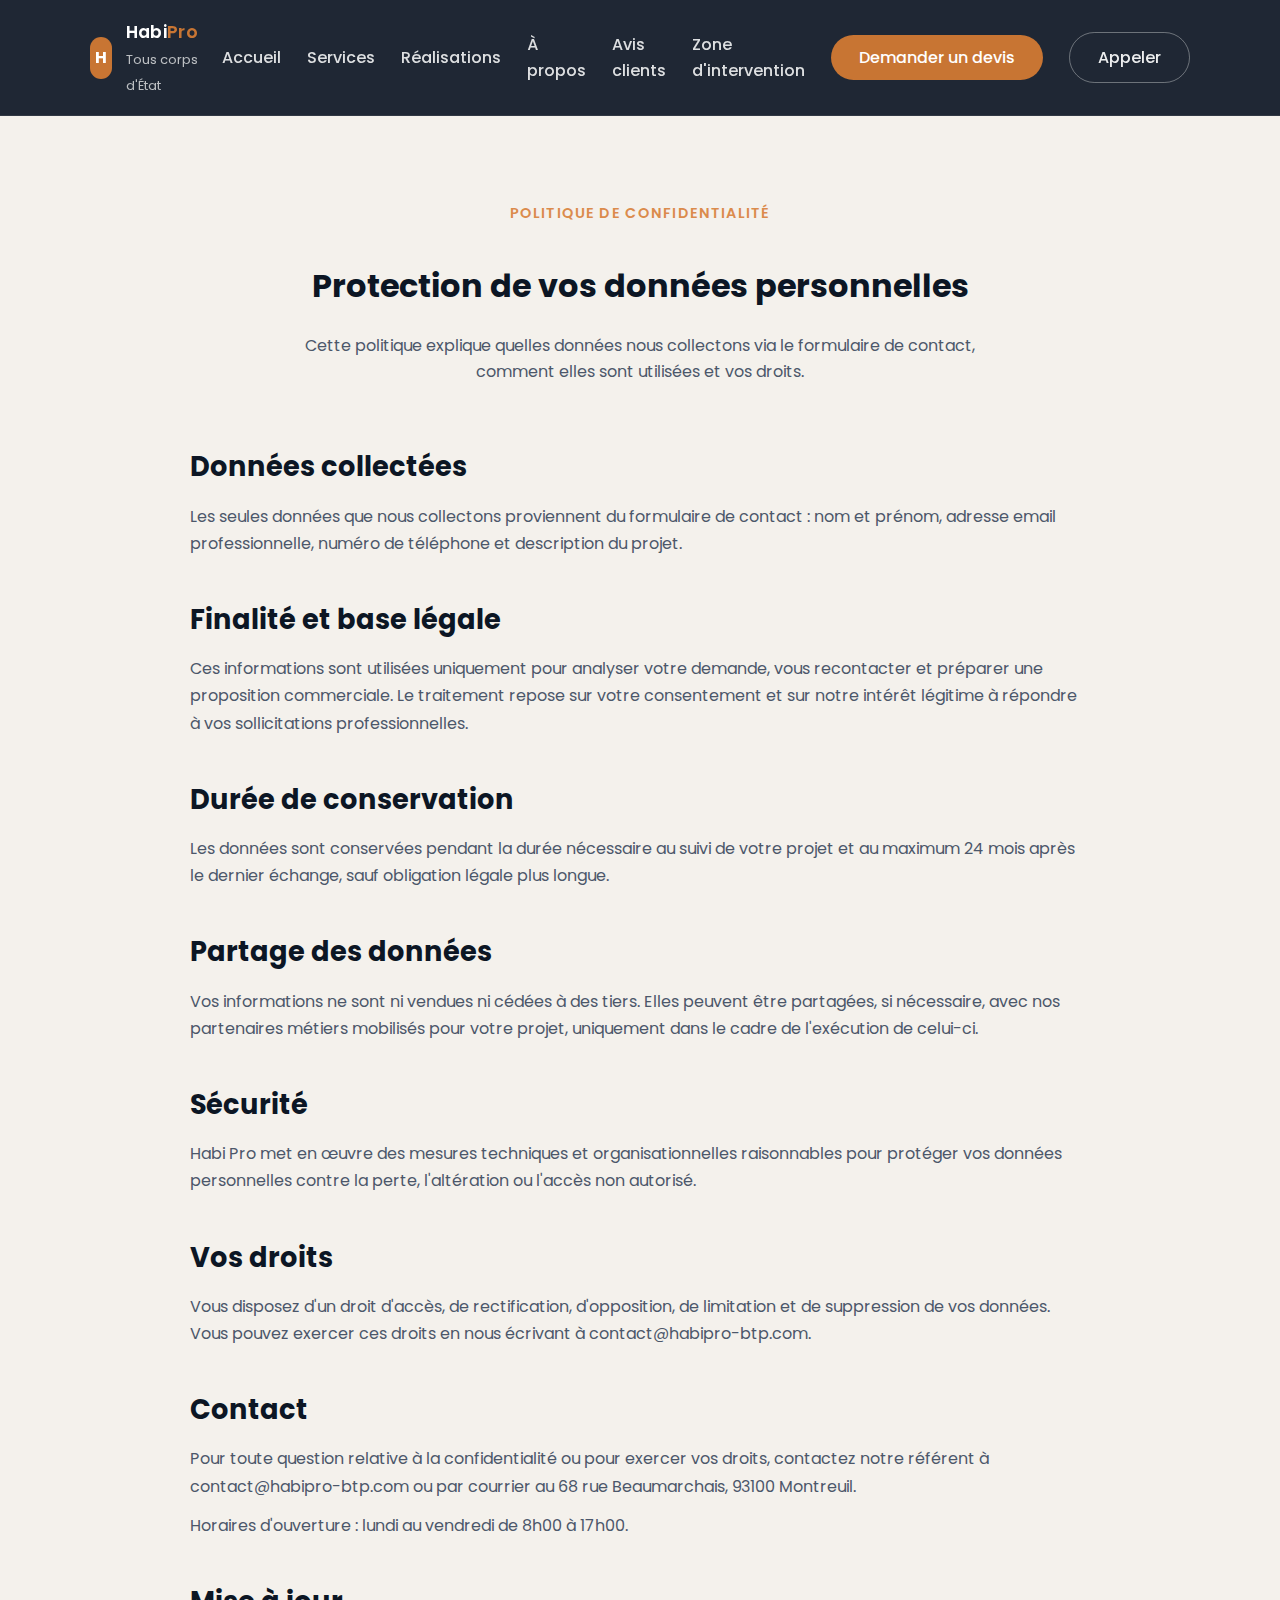
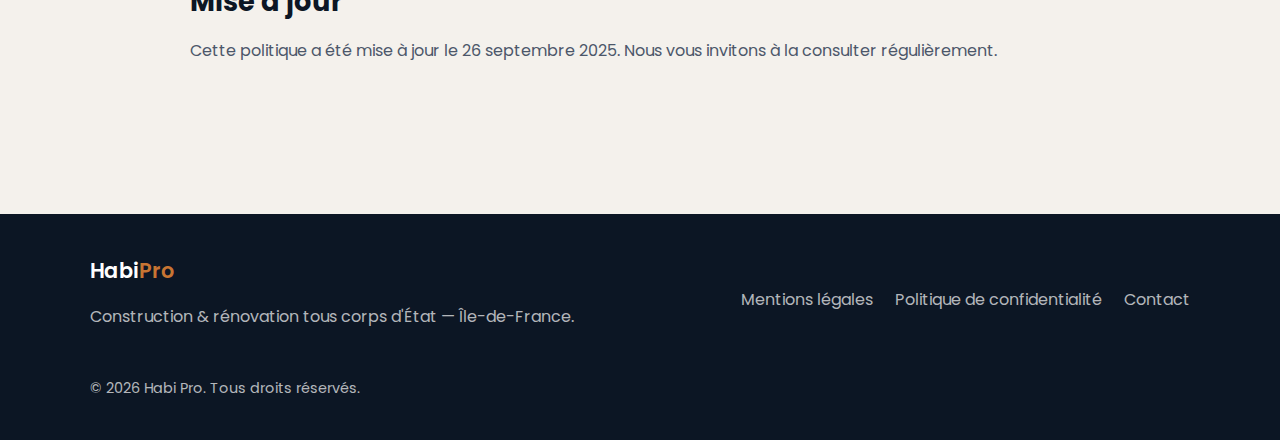
<file: confidentialite.html>
<!DOCTYPE html>
<html lang="fr">
<head>
    <meta charset="UTF-8" />
    <meta name="viewport" content="width=device-width, initial-scale=1.0" />
    <meta name="description" content="Politique de confidentialité du site Habi Pro, utilisation des données collectées via le formulaire de contact." />
    <title>Politique de confidentialité | Habi Pro</title>
    <link rel="preconnect" href="https://fonts.googleapis.com" />
    <link rel="preconnect" href="https://fonts.gstatic.com" crossorigin />
    <link href="https://fonts.googleapis.com/css2?family=Poppins:wght@300;400;500;600;700&display=swap" rel="stylesheet" />
    <link rel="stylesheet" href="styles.css" />
</head>
<body>
        <header class="navbar" data-reveal>
        <div class="container nav-content">
            <a class="brand" href="index.html#accueil" aria-label="Retour à l'accueil">
                <span class="brand-icon" aria-hidden="true">H</span>
                <div class="brand-text">
                    <span class="brand-name">Habi<span>Pro</span></span>
                    <span class="brand-tagline">Tous corps d'État</span>
                </div>
            </a>
            <button class="nav-toggle" aria-expanded="false" aria-controls="primary-nav">
                <span class="nav-toggle-bar"></span>
                <span class="sr-only">Ouvrir le menu</span>
            </button>
            <nav id="primary-nav" class="nav-links">
                <a href="index.html#accueil">Accueil</a>
                <a href="index.html#services">Services</a>
                <a href="index.html#realisations">Réalisations</a>
                <a href="index.html#apropos">À propos</a>
                <a href="index.html#avis">Avis clients</a>
                <a href="index.html#zone">Zone d'intervention</a>
                <a href="index.html#contact" class="cta-link">Demander un devis</a>
                <a href="tel:+33622277295" class="call-link">Appeler</a>
            </nav>
        </div>
    </header>
    <main class="section legal">
        <div class="container">
            <header class="section-header">
                <span class="eyebrow">Politique de confidentialité</span>
                <h1>Protection de vos données personnelles</h1>
                <p>Cette politique explique quelles données nous collectons via le formulaire de contact, comment elles sont utilisées et vos droits.</p>
            </header>
            <section class="legal-block">
                <h2>Données collectées</h2>
                <p>Les seules données que nous collectons proviennent du formulaire de contact : nom et prénom, adresse email professionnelle, numéro de téléphone et description du projet.</p>
            </section>
            <section class="legal-block">
                <h2>Finalité et base légale</h2>
                <p>Ces informations sont utilisées uniquement pour analyser votre demande, vous recontacter et préparer une proposition commerciale. Le traitement repose sur votre consentement et sur notre intérêt légitime à répondre à vos sollicitations professionnelles.</p>
            </section>
            <section class="legal-block">
                <h2>Durée de conservation</h2>
                <p>Les données sont conservées pendant la durée nécessaire au suivi de votre projet et au maximum 24 mois après le dernier échange, sauf obligation légale plus longue.</p>
            </section>
            <section class="legal-block">
                <h2>Partage des données</h2>
                <p>Vos informations ne sont ni vendues ni cédées à des tiers. Elles peuvent être partagées, si nécessaire, avec nos partenaires métiers mobilisés pour votre projet, uniquement dans le cadre de l'exécution de celui-ci.</p>
            </section>
            <section class="legal-block">
                <h2>Sécurité</h2>
                <p>Habi Pro met en œuvre des mesures techniques et organisationnelles raisonnables pour protéger vos données personnelles contre la perte, l'altération ou l'accès non autorisé.</p>
            </section>
            <section class="legal-block">
                <h2>Vos droits</h2>
                <p>Vous disposez d'un droit d'accès, de rectification, d'opposition, de limitation et de suppression de vos données. Vous pouvez exercer ces droits en nous écrivant à <a href="mailto:contact@habipro-btp.com">contact@habipro-btp.com</a>.</p>
            </section>
            <section class="legal-block">
                <h2>Contact</h2>
                <p>Pour toute question relative à la confidentialité ou pour exercer vos droits, contactez notre référent à <a href="mailto:contact@habipro-btp.com">contact@habipro-btp.com</a> ou par courrier au 68 rue Beaumarchais, 93100 Montreuil.</p>
                <p>Horaires d'ouverture : lundi au vendredi de 8h00 à 17h00.</p>
            </section>
            <section class="legal-block">
                <h2>Mise à jour</h2>
                <p>Cette politique a été mise à jour le 26 septembre 2025. Nous vous invitons à la consulter régulièrement.</p>
            </section>
        </div>
    </main>
    <footer class="footer">
        <div class="container footer-content">
            <div class="footer-brand">
                <span class="brand-name">Habi<span>Pro</span></span>
                <p>Construction & rénovation tous corps d'État — Île-de-France.</p>
            </div>
            <div class="footer-links">
                <a href="mentions-legales.html">Mentions légales</a>
                <a href="confidentialite.html">Politique de confidentialité</a>
                <a href="index.html#contact">Contact</a>
            </div>
            <div class="footer-legal">
                <p>&copy; <span id="year"></span> Habi Pro. Tous droits réservés.</p>
            </div>
        </div>
    </footer>
    <script src="styles.js"></script>
</body>
</html>
</file>
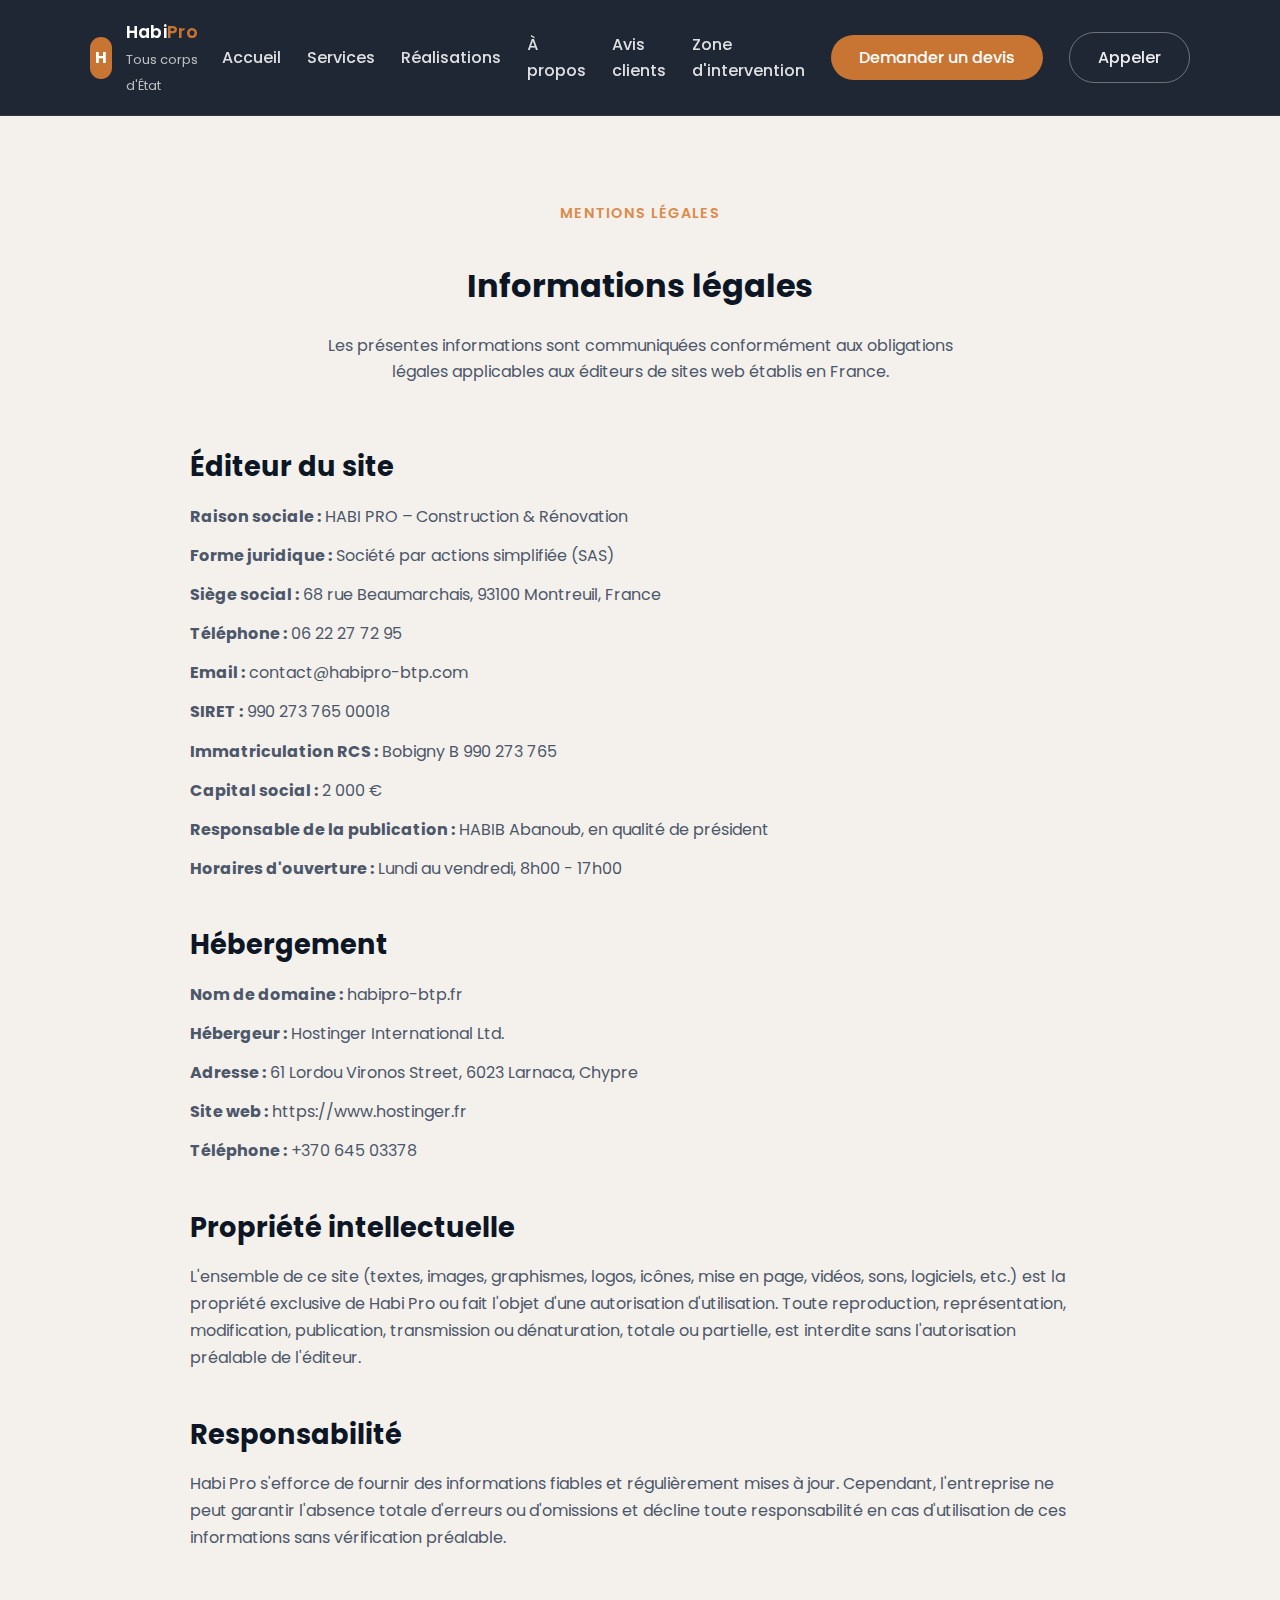
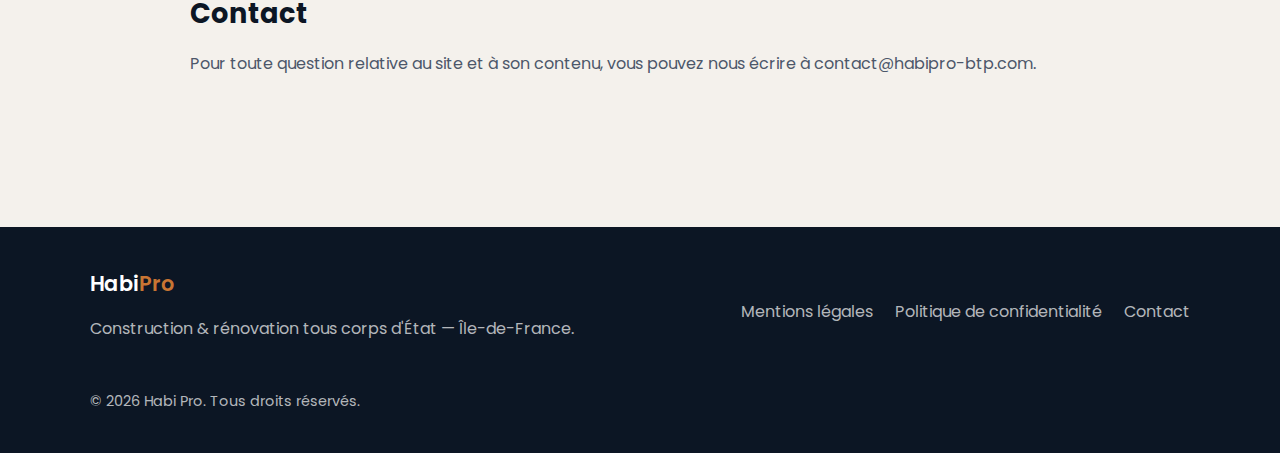
<file: mentions-legales.html>
<!DOCTYPE html>
<html lang="fr">
<head>
    <meta charset="UTF-8" />
    <meta name="viewport" content="width=device-width, initial-scale=1.0" />
    <meta name="description" content="Mentions légales du site Habi Pro, entreprise de construction et rénovation tous corps d'État." />
    <title>Mentions légales | Habi Pro</title>
    <link rel="preconnect" href="https://fonts.googleapis.com" />
    <link rel="preconnect" href="https://fonts.gstatic.com" crossorigin />
    <link href="https://fonts.googleapis.com/css2?family=Poppins:wght@300;400;500;600;700&display=swap" rel="stylesheet" />
    <link rel="stylesheet" href="styles.css" />
</head>
<body>
        <header class="navbar" data-reveal>
        <div class="container nav-content">
            <a class="brand" href="index.html#accueil" aria-label="Retour à l'accueil">
                <span class="brand-icon" aria-hidden="true">H</span>
                <div class="brand-text">
                    <span class="brand-name">Habi<span>Pro</span></span>
                    <span class="brand-tagline">Tous corps d'État</span>
                </div>
            </a>
            <button class="nav-toggle" aria-expanded="false" aria-controls="primary-nav">
                <span class="nav-toggle-bar"></span>
                <span class="sr-only">Ouvrir le menu</span>
            </button>
            <nav id="primary-nav" class="nav-links">
                <a href="index.html#accueil">Accueil</a>
                <a href="index.html#services">Services</a>
                <a href="index.html#realisations">Réalisations</a>
                <a href="index.html#apropos">À propos</a>
                <a href="index.html#avis">Avis clients</a>
                <a href="index.html#zone">Zone d'intervention</a>
                <a href="index.html#contact" class="cta-link">Demander un devis</a>
                <a href="tel:+33622277295" class="call-link">Appeler</a>
            </nav>
        </div>
    </header>
    <main class="section legal">
        <div class="container">
            <header class="section-header">
                <span class="eyebrow">Mentions légales</span>
                <h1>Informations légales</h1>
                <p>Les présentes informations sont communiquées conformément aux obligations légales applicables aux éditeurs de sites web établis en France.</p>
            </header>
            <section class="legal-block">
                <h2>Éditeur du site</h2>
                <p><strong>Raison sociale :</strong> HABI PRO – Construction & Rénovation</p>
                <p><strong>Forme juridique :</strong> Société par actions simplifiée (SAS)</p>
                <p><strong>Siège social :</strong> 68 rue Beaumarchais, 93100 Montreuil, France</p>
                <p><strong>Téléphone :</strong> <a href="tel:+33622277295">06 22 27 72 95</a></p>
                <p><strong>Email :</strong> <a href="mailto:contact@habipro-btp.com">contact@habipro-btp.com</a></p>
                <p><strong>SIRET :</strong> 990 273 765 00018</p>
                <p><strong>Immatriculation RCS :</strong> Bobigny B 990 273 765</p>
                <p><strong>Capital social :</strong> 2 000 €</p>
                <p><strong>Responsable de la publication :</strong> HABIB Abanoub, en qualité de président</p>
                <p><strong>Horaires d'ouverture :</strong> Lundi au vendredi, 8h00 - 17h00</p>
            </section>
            <section class="legal-block">
                <h2>Hébergement</h2>
                <p><strong>Nom de domaine :</strong> habipro-btp.fr</p>
                <p><strong>Hébergeur :</strong> Hostinger International Ltd.</p>
                <p><strong>Adresse :</strong> 61 Lordou Vironos Street, 6023 Larnaca, Chypre</p>
                <p><strong>Site web :</strong> <a href="https://www.hostinger.fr" rel="noopener noreferrer">https://www.hostinger.fr</a></p>
                <p><strong>Téléphone :</strong> +370 645 03378</p>
            </section>
            <section class="legal-block">
                <h2>Propriété intellectuelle</h2>
                <p>L'ensemble de ce site (textes, images, graphismes, logos, icônes, mise en page, vidéos, sons, logiciels, etc.) est la propriété exclusive de Habi Pro ou fait l'objet d'une autorisation d'utilisation. Toute reproduction, représentation, modification, publication, transmission ou dénaturation, totale ou partielle, est interdite sans l'autorisation préalable de l'éditeur.</p>
            </section>
            <section class="legal-block">
                <h2>Responsabilité</h2>
                <p>Habi Pro s'efforce de fournir des informations fiables et régulièrement mises à jour. Cependant, l'entreprise ne peut garantir l'absence totale d'erreurs ou d'omissions et décline toute responsabilité en cas d'utilisation de ces informations sans vérification préalable.</p>
            </section>
            <section class="legal-block">
                <h2>Contact</h2>
                <p>Pour toute question relative au site et à son contenu, vous pouvez nous écrire à <a href="mailto:contact@habipro-btp.com">contact@habipro-btp.com</a>.</p>
            </section>
        </div>
    </main>
    <footer class="footer">
        <div class="container footer-content">
            <div class="footer-brand">
                <span class="brand-name">Habi<span>Pro</span></span>
                <p>Construction & rénovation tous corps d'État — Île-de-France.</p>
            </div>
            <div class="footer-links">
                <a href="mentions-legales.html">Mentions légales</a>
                <a href="confidentialite.html">Politique de confidentialité</a>
                <a href="index.html#contact">Contact</a>
            </div>
            <div class="footer-legal">
                <p>&copy; <span id="year"></span> Habi Pro. Tous droits réservés.</p>
            </div>
        </div>
    </footer>
    <script src="styles.js"></script>
</body>
</html>
</file>
<file: styles.css>
﻿:root {
    --navy-900: #0c1624;
    --navy-700: #15233a;
    --navy-500: #1f3355;
    --copper-500: #c87533;
    --copper-400: #db8b4c;
    --sand-100: #f4f1ec;
    --text-primary: #0c1624;
    --text-secondary: #4c576a;
    --white: #ffffff;
    --shadow-soft: 0 20px 45px rgba(12, 22, 36, 0.12);
}

* {
    box-sizing: border-box;
}

html {
    scroll-behavior: smooth;
}

body {
    margin: 0;
    font-family: 'Poppins', 'Segoe UI', sans-serif;
    color: var(--text-primary);
    background-color: var(--sand-100);
    line-height: 1.6;
    -webkit-font-smoothing: antialiased;
}

a {
    color: inherit;
    text-decoration: none;
}

a:hover,
a:focus {
    text-decoration: none;
}

img {
    max-width: 100%;
    display: block;
}

.sr-only {
    position: absolute;
    width: 1px;
    height: 1px;
    padding: 0;
    margin: -1px;
    overflow: hidden;
    clip: rect(0, 0, 0, 0);
    white-space: nowrap;
    border: 0;
}

.container {
    width: min(1100px, 90vw);
    margin: 0 auto;
}

.section {
    padding: 110px 0;
    position: relative;
}

.section.alt {
    background: var(--white);
}

.section-header {
    text-align: center;
    max-width: 680px;
    margin: 0 auto 60px;
}

.section-header h2 {
    margin-bottom: 16px;
    font-size: clamp(1.9rem, 4vw, 2.6rem);
    line-height: 1.2;
}

.section-header p {
    color: var(--text-secondary);
    margin: 0;
}

.eyebrow {
    display: inline-block;
    font-size: 0.9rem;
    letter-spacing: 0.08em;
    text-transform: uppercase;
    color: var(--copper-400);
    font-weight: 600;
    margin-bottom: 14px;
}

.btn {
    display: inline-flex;
    align-items: center;
    justify-content: center;
    gap: 8px;
    padding: 16px 28px;
    border-radius: 999px;
    font-weight: 600;
    transition: transform 0.25s ease, box-shadow 0.25s ease, background-color 0.25s ease, color 0.25s ease;
    border: none;
    cursor: pointer;
    font-size: 1rem;
}

.btn.primary {
    background: linear-gradient(135deg, var(--copper-500), #e99d5b);
    color: var(--white);
    box-shadow: 0 18px 35px rgba(200, 117, 51, 0.28);
}

.btn.primary:hover,
.btn.primary:focus {
    transform: translateY(-3px);
    box-shadow: 0 22px 45px rgba(200, 117, 51, 0.35);
}

.btn.secondary {
    background: var(--navy-900);
    color: var(--white);
}

.btn.secondary:hover,
.btn.secondary:focus {
    background: var(--navy-700);
}

.btn.phone-btn {
    gap: 6px;
    background: var(--navy-900);
    color: var(--white);
    border: 1px solid rgba(255, 255, 255, 0.25);
}

.btn.phone-btn::before {
    content: '☎';
    font-size: 1rem;
}

.btn.phone-btn:hover,
.btn.phone-btn:focus {
    background: var(--navy-700);
    border-color: rgba(255, 255, 255, 0.45);
}

.btn.ghost {
    background: rgba(255, 255, 255, 0.12);
    border: 1px solid rgba(255, 255, 255, 0.3);
    color: var(--white);
    backdrop-filter: blur(6px);
}

.btn.ghost:hover,
.btn.ghost:focus {
    background: rgba(255, 255, 255, 0.2);
}

.btn.link {
    padding: 0;
    background: none;
    color: var(--copper-500);
}

.btn.link:hover {
    color: var(--copper-400);
}

.hero {
    min-height: 100vh;
    padding: 140px 0 120px;
    background: linear-gradient(135deg, rgba(12, 22, 36, 0.92), rgba(12, 22, 36, 0.72)), url('https://images.unsplash.com/photo-1541888946425-d81bb19240f5?auto=format&fit=crop&w=1500&q=80') center/cover;
    color: var(--white);
    display: flex;
    align-items: center;
    position: relative;
}

.hero::after {
    content: '';
    position: absolute;
    top: 40px;
    right: 7vw;
    width: 180px;
    height: 180px;
    border-radius: 40px;
    background: rgba(200, 117, 51, 0.2);
    filter: blur(60px);
    z-index: 0;
}

.hero-content {
    display: grid;
    grid-template-columns: repeat(2, minmax(0, 1fr));
    gap: 60px;
    position: relative;
    z-index: 1;
}

.hero-copy h1 {
    font-size: clamp(2.6rem, 5vw, 3.5rem);
    margin-bottom: 20px;
    line-height: 1.1;
}

.hero-copy p {
    margin-bottom: 36px;
    color: rgba(255, 255, 255, 0.85);
    max-width: 540px;
}

.hero-actions {
    display: flex;
    flex-wrap: wrap;
    gap: 16px;
    margin-top: 28px;
}

.hero-highlight {
    display: grid;
    gap: 20px;
}

.stats-card {
    background: rgba(12, 22, 36, 0.55);
    border: 1px solid rgba(255, 255, 255, 0.08);
    border-radius: 20px;
    padding: 28px;
    backdrop-filter: blur(8px);
    box-shadow: 0 20px 35px rgba(12, 22, 36, 0.45);
}

.stats-value {
    font-size: 2rem;
    font-weight: 600;
}

.stats-label {
    display: block;
    color: rgba(255, 255, 255, 0.7);
}

.grid {
    display: grid;
    gap: 28px;
}

.services-grid {
    grid-template-columns: repeat(auto-fit, minmax(240px, 1fr));
}

.card {
    background: var(--white);
    border-radius: 18px;
    padding: 32px;
    box-shadow: var(--shadow-soft);
    transition: transform 0.3s ease, box-shadow 0.3s ease;
}

.card:hover {
    transform: translateY(-10px);
    box-shadow: 0 25px 45px rgba(12, 22, 36, 0.16);
}

.card-icon {
    font-size: 2rem;
    margin-bottom: 20px;
}

.card h3 {
    margin-bottom: 12px;
}

.card p {
    color: var(--text-secondary);
}

.realisations-grid {
    grid-template-columns: repeat(auto-fit, minmax(260px, 1fr));
}

.realisation-card {
    background: var(--white);
    border-radius: 20px;
    overflow: hidden;
    box-shadow: var(--shadow-soft);
    display: flex;
    flex-direction: column;
    transition: transform 0.3s ease, box-shadow 0.3s ease;
}

.realisation-card:hover {
    transform: translateY(-12px);
    box-shadow: 0 28px 50px rgba(12, 22, 36, 0.18);
}

.realisation-visual {
    aspect-ratio: 4 / 3;
    background-size: cover;
    background-position: center;
}

.visual-one {
    background-image: linear-gradient(120deg, rgba(12, 22, 36, 0.4), rgba(200, 117, 51, 0.3)), url('https://images.unsplash.com/photo-1582719478250-c89cae4dc85b?auto=format&fit=crop&w=900&q=80');
}

.visual-two {
    background-image: linear-gradient(120deg, rgba(12, 22, 36, 0.4), rgba(200, 117, 51, 0.3)), url('https://images.unsplash.com/photo-1507089947368-19c1da9775ae?auto=format&fit=crop&w=900&q=80');
}

.visual-three {
    background-image: linear-gradient(120deg, rgba(12, 22, 36, 0.4), rgba(200, 117, 51, 0.3)), url('https://images.unsplash.com/photo-1503389152951-9f343605f61e?auto=format&fit=crop&w=900&q=80');
}

.visual-four {
    background-image: linear-gradient(120deg, rgba(12, 22, 36, 0.4), rgba(200, 117, 51, 0.25)), url('https://images.unsplash.com/photo-1484154218962-a197022b5858?auto=format&fit=crop&w=900&q=80');
}

.visual-five {
    background-image: linear-gradient(120deg, rgba(12, 22, 36, 0.4), rgba(200, 117, 51, 0.25)), url('https://images.unsplash.com/photo-1519710164239-da123dc03ef4?auto=format&fit=crop&w=900&q=80');
}

.visual-six {
    background-image: linear-gradient(120deg, rgba(12, 22, 36, 0.4), rgba(200, 117, 51, 0.25)), url('https://images.unsplash.com/photo-1505693416388-ac5ce068fe85?auto=format&fit=crop&w=900&q=80');
}

.realisation-card figcaption {
    padding: 24px;
}

.realisation-card h3 {
    margin-bottom: 12px;
}

.realisation-card p {
    color: var(--text-secondary);
    margin: 0;
}

.section-cta {
    margin-top: 50px;
    display: flex;
    align-items: center;
    justify-content: center;
    gap: 18px;
    font-weight: 500;
}

.about-grid {
    display: grid;
    grid-template-columns: repeat(2, minmax(0, 1fr));
    gap: 60px;
}

.about-list {
    list-style: none;
    padding: 0;
    margin: 28px 0 0;
    display: grid;
    gap: 16px;
}

.about-list li {
    position: relative;
    padding-left: 26px;
    color: var(--text-secondary);
}

.about-list li::before {
    content: '';
    position: absolute;
    left: 0;
    top: 10px;
    width: 12px;
    height: 12px;
    border-radius: 50%;
    background: var(--copper-500);
}

.about-highlight {
    display: flex;
    align-items: center;
}

.about-card {
    background: linear-gradient(135deg, var(--navy-900), var(--navy-500));
    color: var(--white);
    padding: 40px;
    border-radius: 24px;
    box-shadow: var(--shadow-soft);
}

.about-card p {
    margin-bottom: 24px;
    color: rgba(255, 255, 255, 0.85);
}

.testimonials-grid {
    grid-template-columns: repeat(auto-fit, minmax(260px, 1fr));
}

.testimonial {
    background: var(--white);
    border-radius: 18px;
    padding: 34px;
    box-shadow: var(--shadow-soft);
    position: relative;
    overflow: hidden;
}

.testimonial::before {
    content: '“';
    position: absolute;
    top: -20px;
    left: 20px;
    font-size: 5rem;
    color: rgba(200, 117, 51, 0.15);
}

.testimonial-quote {
    font-style: italic;
    margin-bottom: 24px;
    color: var(--text-secondary);
}

.testimonial-meta .name {
    font-weight: 600;
}

.testimonial-meta .role {
    color: var(--text-secondary);
    font-size: 0.95rem;
}

.contact {
    background: linear-gradient(135deg, rgba(12, 22, 36, 0.97), rgba(12, 22, 36, 0.9));
    color: var(--white);
}

.contact-grid {
    display: grid;
    grid-template-columns: repeat(2, minmax(0, 1fr));
    gap: 60px;
}

.contact-info p {
    color: rgba(255, 255, 255, 0.8);
}

.contact-cards {
    display: grid;
    gap: 18px;
    margin-top: 32px;
}

.contact-card {
    display: flex;
    align-items: center;
    gap: 18px;
    padding: 22px;
    border-radius: 16px;
    border: 1px solid rgba(255, 255, 255, 0.1);
    background: rgba(12, 22, 36, 0.4);
}

.contact-card .label {
    display: block;
    font-weight: 600;
    margin-bottom: 4px;
}

.contact-card a,
.contact-card p {
    margin: 0;
    color: rgba(255, 255, 255, 0.85);
}

.contact-form {
    background: rgba(255, 255, 255, 0.08);
    padding: 40px;
    border-radius: 24px;
    backdrop-filter: blur(12px);
    box-shadow: 0 25px 55px rgba(12, 22, 36, 0.35);
    display: grid;
    gap: 22px;
}

.form-group {
    display: grid;
    gap: 10px;
}

label {
    font-weight: 500;
}

input,
textarea {
    font: inherit;
    padding: 14px 16px;
    border-radius: 12px;
    border: 1px solid rgba(255, 255, 255, 0.25);
    background: rgba(12, 22, 36, 0.35);
    color: var(--white);
    transition: border-color 0.25s ease, box-shadow 0.25s ease;
}

input::placeholder,
textarea::placeholder {
    color: rgba(255, 255, 255, 0.6);
}

input:focus,
textarea:focus {
    outline: none;
    border-color: var(--copper-400);
    box-shadow: 0 0 0 3px rgba(200, 117, 51, 0.25);
}

textarea {
    resize: vertical;
}

.form-footnote {
    font-size: 0.85rem;
    color: rgba(255, 255, 255, 0.7);
    margin: 0;
}

.form-status {
    min-height: 1.2rem;
    font-size: 0.9rem;
    margin: 4px 0 0;
    color: rgba(255, 255, 255, 0.75);
}

.form-status--success {
    color: #8cf2c0;
}

.form-status--error {
    color: #ff9b9b;
}

.form-footnote {
    font-size: 0.85rem;
    color: rgba(255, 255, 255, 0.7);
    margin: 0;
}

.footer {
    background: var(--navy-900);
    color: rgba(255, 255, 255, 0.7);
    padding: 40px 0;
}

.footer-content {
    display: flex;
    flex-wrap: wrap;
    gap: 32px;
    align-items: center;
    justify-content: space-between;
}

.footer-brand .brand-name {
    font-weight: 600;
    font-size: 1.3rem;
    color: var(--white);
}

.footer-brand span > span {
    color: var(--copper-500);
}

.footer-links {
    display: flex;
    gap: 22px;
    flex-wrap: wrap;
}

.footer-links a {
    color: rgba(255, 255, 255, 0.7);
    transition: color 0.2s ease;
}

.footer-links a:hover {
    color: var(--copper-400);
}

.footer-legal p {
    margin: 0;
    font-size: 0.9rem;
}

.navbar {
    position: fixed;
    top: 0;
    left: 0;
    right: 0;
    z-index: 100;
    background: rgba(12, 22, 36, 0.92);
    backdrop-filter: blur(14px);
    border-bottom: 1px solid rgba(255, 255, 255, 0.08);
    transition: transform 0.4s ease;
}

body::before {
    content: '';
    display: block;
    height: 90px;
}

.nav-content {
    display: flex;
    align-items: center;
    justify-content: space-between;
    padding: 18px 0;
}

.brand {
    display: flex;
    align-items: center;
    gap: 14px;
    color: var(--white);
}

.brand-icon {
    width: 42px;
    height: 42px;
    display: grid;
    place-items: center;
    background: var(--copper-500);
    color: var(--white);
    border-radius: 12px;
    font-weight: 700;
}

.brand-name {
    font-weight: 600;
    font-size: 1.1rem;
    letter-spacing: 0.02em;
}

.brand-name span {
    color: var(--copper-500);
}

.brand-tagline {
    font-size: 0.8rem;
    color: rgba(255, 255, 255, 0.7);
}

.nav-links {
    display: flex;
    align-items: center;
    gap: 26px;
    font-weight: 500;
    color: rgba(255, 255, 255, 0.85);
}

.nav-links a {
    position: relative;
    padding: 6px 0;
}


.nav-links .call-link {
    display: inline-flex;
    align-items: center;
    padding: 12px 28px;
    border-radius: 999px;
    border: 1px solid rgba(255, 255, 255, 0.35);
    color: rgba(255, 255, 255, 0.92);
    transition: background 0.25s ease, border-color 0.25s ease, transform 0.25s ease;
}

.nav-links .call-link:hover,
.nav-links .call-link:focus {
    background: rgba(255, 255, 255, 0.12);
    border-color: rgba(255, 255, 255, 0.5);
    transform: translateY(-2px);
}

.nav-links .cta-link {
    padding: 10px 28px;
    white-space: nowrap;
}


.nav-links a::after {
    content: '';
    position: absolute;
    left: 0;
    bottom: -6px;
    width: 100%;
    height: 2px;
    background: var(--copper-500);
    transform: scaleX(0);
    transform-origin: left;
    transition: transform 0.3s ease;
}

.nav-links a:hover::after,
.nav-links a:focus::after,
.nav-links a.active::after {
    transform: scaleX(1);
}

.cta-link {
    padding: 12px 32px;
    border-radius: 999px;
    background: var(--copper-500);
    color: var(--white);
    transition: transform 0.25s ease, box-shadow 0.25s ease;
}

.cta-link:hover {
    transform: translateY(-2px);
    box-shadow: 0 12px 25px rgba(200, 117, 51, 0.3);
}

.nav-toggle {
    display: none;
    flex-direction: column;
    justify-content: center;
    align-items: center;
    width: 46px;
    height: 46px;
    border-radius: 12px;
    border: 1px solid rgba(255, 255, 255, 0.15);
    background: rgba(12, 22, 36, 0.7);
    cursor: pointer;
    transition: background 0.2s ease;
}

.nav-toggle-bar {
    position: relative;
    width: 20px;
    height: 2px;
    background: var(--white);
}

.nav-toggle-bar::before,
.nav-toggle-bar::after {
    content: '';
    position: absolute;
    left: 0;
    width: 20px;
    height: 2px;
    background: var(--white);
    transition: transform 0.3s ease, top 0.3s ease, opacity 0.3s ease;
}

.nav-toggle-bar::before {
    top: -6px;
}

.nav-toggle-bar::after {
    top: 6px;
}

.nav-toggle[aria-expanded='true'] .nav-toggle-bar {
    background: transparent;
}

.nav-toggle[aria-expanded='true'] .nav-toggle-bar::before {
    top: 0;
    transform: rotate(45deg);
}

.nav-toggle[aria-expanded='true'] .nav-toggle-bar::after {
    top: 0;
    transform: rotate(-45deg);
}

[data-reveal] {
    opacity: 0;
    transform: translateY(35px);
    transition: opacity 0.6s ease, transform 0.6s ease;
}

[data-reveal].in-view {
    opacity: 1;
    transform: translateY(0);
}

@media (max-width: 1024px) {
    .hero-content,
    .about-grid,
    .contact-grid {
        grid-template-columns: 1fr;
    }

    .hero {
        padding-top: 160px;
    }

    .hero-highlight {
        grid-template-columns: repeat(3, minmax(0, 1fr));
        grid-auto-rows: 1fr;
    }

    .about-highlight {
        justify-content: center;
    }
}

@media (max-width: 768px) {
    body::before {
        height: 80px;
    }

    .nav-toggle {
        display: flex;
    }

    .nav-links {
        position: absolute;
        top: 70px;
        right: 20px;
        width: calc(100vw - 40px);
        background: rgba(12, 22, 36, 0.96);
        border-radius: 18px;
        flex-direction: column;
        align-items: flex-start;
        padding: 26px;
        gap: 18px;
        box-shadow: var(--shadow-soft);
        transform: translateY(-20px);
        opacity: 0;
        pointer-events: none;
        transition: opacity 0.3s ease, transform 0.3s ease;
    }

    .nav-links.open {
        opacity: 1;
        transform: translateY(0);
        pointer-events: auto;
    }

    .cta-link,
    .call-link {
        align-self: stretch;
        text-align: center;
        width: 100%;
        justify-content: center;
    }

    .hero-actions {
        flex-direction: column;
        align-items: stretch;
    }

    .hero-highlight {
        grid-template-columns: 1fr;
    }

    .section {
        padding: 90px 0;
    }

    .footer-content {
        flex-direction: column;
        align-items: flex-start;
    }
}

@media (max-width: 560px) {
    .container {
        width: 88vw;
    }

    .hero-copy h1 {
        font-size: clamp(2.2rem, 8vw, 2.6rem);
    }

    .card,
    .testimonial,
    .contact-form {
        padding: 26px;
    }
}

/* Legal pages */
.nav-links.static {
    position: static;
    width: auto;
    background: none;
    flex-direction: row;
    align-items: center;
    gap: 26px;
    padding: 0;
    opacity: 1;
    transform: none;
    pointer-events: auto;
}

.nav-links.static a {
    color: rgba(255, 255, 255, 0.85);
}

.legal .container {
    max-width: 900px;
}

.legal .legal-block {
    margin-bottom: 40px;
    line-height: 1.7;
}

.legal .legal-block h2 {
    margin-bottom: 12px;
    font-size: clamp(1.2rem, 3vw, 1.7rem);
}

.legal .legal-block p {
    margin: 0 0 12px;
    color: var(--text-secondary);
}

.legal .legal-block p:last-of-type {
    margin-bottom: 0;
}

@media (max-width: 768px) {
    .nav-links.static {
        flex-direction: column;
        align-items: flex-start;
        gap: 16px;
    }
}

.hero-services {
    margin-bottom: 36px;
    display: grid;
    gap: 10px;
    margin: 24px 0 0;
    padding: 0;
    list-style: none;
    color: rgba(255, 255, 255, 0.82);
    font-size: 1.05rem;
}

.hero-services li {
    display: flex;
    align-items: center;
    gap: 10px;
}

.hero-services li::before {
    content: '•';
    color: var(--copper-400);
    font-size: 1.4rem;
    line-height: 1;
}

.hero-lead {
    font-size: clamp(1.05rem, 2.4vw, 1.2rem);
    color: rgba(255, 255, 255, 0.9);
    margin-bottom: 16px;
}

.services-list {
    list-style: none;
    padding: 0;
    margin: 20px 0 0;
    display: grid;
    gap: 12px;
    color: var(--text-secondary);
}

.services-list li {
    position: relative;
    padding-left: 28px;
    line-height: 1.6;
}

.services-list li::before {
    content: '▹';
    color: var(--copper-400);
    font-weight: 600;
    position: absolute;
    left: 0;
    top: 0.5em;
    transform: translateY(-50%);
}

.about-columns {
    display: grid;
    gap: 24px;
    margin-top: 20px;
}

.about-columns .about-list {
    padding: 0;
    margin: 0;
    list-style: none;
    display: grid;
    gap: 12px;
    color: var(--text-secondary);
}

.about-columns .about-list li {
    position: relative;
    padding-left: 28px;
    line-height: 1.6;
}

.about-columns .about-list li::before {
    content: '';
    width: 12px;
    height: 12px;
    border-radius: 50%;
    background: linear-gradient(135deg, var(--copper-400), #e99d5b);
    position: absolute;
    left: 0;
    top: 0.65em;
    transform: translateY(-50%);
    box-shadow: 0 4px 10px rgba(200, 117, 51, 0.2);
}

@media (max-width: 768px) {
    .hero-services {
        font-size: 1rem;
        gap: 8px;
    }

    .services-list {
        gap: 10px;
    }

    .about-columns {
        gap: 18px;
    }
}

.back-to-top {
    position: fixed;
    bottom: 32px;
    right: 32px;
    width: 52px;
    height: 52px;
    border-radius: 50%;
    background: linear-gradient(135deg, var(--copper-500), #e99d5b);
    color: var(--white);
    border: none;
    display: flex;
    align-items: center;
    justify-content: center;
    font-size: 1.6rem;
    font-weight: 600;
    box-shadow: 0 18px 35px rgba(12, 22, 36, 0.4);
    cursor: pointer;
    transition: transform 0.3s ease, opacity 0.3s ease;
    opacity: 0;
    pointer-events: none;
    z-index: 50;
}

.back-to-top:hover,
.back-to-top:focus {
    transform: translateY(-4px);
}

.back-to-top.visible {
    opacity: 1;
    pointer-events: auto;
}

@media (max-width: 768px) {
    .back-to-top {
        bottom: 20px;
        right: 20px;
        width: 46px;
        height: 46px;
        font-size: 1.4rem;
    }
}

.zone-grid {
    display: grid;
    gap: 40px;
    align-items: center;
    grid-template-columns: repeat(auto-fit, minmax(300px, 1fr));
}

.zone-copy {
    display: grid;
    gap: 18px;
}

.zone-copy p {
    margin: 0;
    color: var(--text-secondary);
}

.zone-list {
    margin: 0;
    padding: 0;
    list-style: none;
    display: grid;
    gap: 12px;
    color: var(--text-secondary);
}

.zone-list li {
    position: relative;
    padding-left: 26px;
    line-height: 1.6;
}

.zone-list li::before {
    content: '';
    width: 10px;
    height: 10px;
    border-radius: 50%;
    background: var(--copper-400);
    position: absolute;
    left: 0;
    top: 0.75em;
    transform: translateY(-50%);
}

.zone-map iframe {
    width: 100%;
    min-height: 360px;
    border: 0;
    border-radius: 20px;
    box-shadow: var(--shadow-soft);
}

@media (max-width: 768px) {
    .zone-map iframe {
        min-height: 280px;
    }
}
</file>
<file: habi-pro/styles.css>
﻿:root {
    --navy-900: #0c1624;
    --navy-700: #15233a;
    --navy-500: #1f3355;
    --copper-500: #c87533;
    --copper-400: #db8b4c;
    --sand-100: #f4f1ec;
    --text-primary: #0c1624;
    --text-secondary: #4c576a;
    --white: #ffffff;
    --shadow-soft: 0 20px 45px rgba(12, 22, 36, 0.12);
}

* {
    box-sizing: border-box;
}

html {
    scroll-behavior: smooth;
}

body {
    margin: 0;
    font-family: 'Poppins', 'Segoe UI', sans-serif;
    color: var(--text-primary);
    background-color: var(--sand-100);
    line-height: 1.6;
    -webkit-font-smoothing: antialiased;
}

a {
    color: inherit;
    text-decoration: none;
}

a:hover,
a:focus {
    text-decoration: none;
}

img {
    max-width: 100%;
    display: block;
}

.sr-only {
    position: absolute;
    width: 1px;
    height: 1px;
    padding: 0;
    margin: -1px;
    overflow: hidden;
    clip: rect(0, 0, 0, 0);
    white-space: nowrap;
    border: 0;
}

.container {
    width: min(1100px, 90vw);
    margin: 0 auto;
}

.section {
    padding: 110px 0;
    position: relative;
}

.section.alt {
    background: var(--white);
}

.section-header {
    text-align: center;
    max-width: 680px;
    margin: 0 auto 60px;
}

.section-header h2 {
    margin-bottom: 16px;
    font-size: clamp(1.9rem, 4vw, 2.6rem);
    line-height: 1.2;
}

.section-header p {
    color: var(--text-secondary);
    margin: 0;
}

.eyebrow {
    display: inline-block;
    font-size: 0.9rem;
    letter-spacing: 0.08em;
    text-transform: uppercase;
    color: var(--copper-400);
    font-weight: 600;
    margin-bottom: 14px;
}

.btn {
    display: inline-flex;
    align-items: center;
    justify-content: center;
    gap: 8px;
    padding: 16px 28px;
    border-radius: 999px;
    font-weight: 600;
    transition: transform 0.25s ease, box-shadow 0.25s ease, background-color 0.25s ease, color 0.25s ease;
    border: none;
    cursor: pointer;
    font-size: 1rem;
}

.btn.primary {
    background: linear-gradient(135deg, var(--copper-500), #e99d5b);
    color: var(--white);
    box-shadow: 0 18px 35px rgba(200, 117, 51, 0.28);
}

.btn.primary:hover,
.btn.primary:focus {
    transform: translateY(-3px);
    box-shadow: 0 22px 45px rgba(200, 117, 51, 0.35);
}

.btn.secondary {
    background: var(--navy-900);
    color: var(--white);
}

.btn.secondary:hover,
.btn.secondary:focus {
    background: var(--navy-700);
}

.btn.ghost {
    background: rgba(255, 255, 255, 0.12);
    border: 1px solid rgba(255, 255, 255, 0.3);
    color: var(--white);
    backdrop-filter: blur(6px);
}

.btn.ghost:hover,
.btn.ghost:focus {
    background: rgba(255, 255, 255, 0.2);
}

.btn.link {
    padding: 0;
    background: none;
    color: var(--copper-500);
}

.btn.link:hover {
    color: var(--copper-400);
}

.hero {
    min-height: 100vh;
    padding: 140px 0 120px;
    background: linear-gradient(135deg, rgba(12, 22, 36, 0.95), rgba(12, 22, 36, 0.75)), url('https://images.unsplash.com/photo-1580587771525-78b9dba3b914?auto=format&fit=crop&w=1500&q=80') center/cover;
    color: var(--white);
    display: flex;
    align-items: center;
    position: relative;
}

.hero::after {
    content: '';
    position: absolute;
    top: 40px;
    right: 7vw;
    width: 180px;
    height: 180px;
    border-radius: 40px;
    background: rgba(200, 117, 51, 0.2);
    filter: blur(60px);
    z-index: 0;
}

.hero-content {
    display: grid;
    grid-template-columns: repeat(2, minmax(0, 1fr));
    gap: 60px;
    position: relative;
    z-index: 1;
}

.hero-copy h1 {
    font-size: clamp(2.6rem, 5vw, 3.5rem);
    margin-bottom: 20px;
    line-height: 1.1;
}

.hero-copy p {
    margin-bottom: 36px;
    color: rgba(255, 255, 255, 0.85);
    max-width: 540px;
}

.hero-actions {
    display: flex;
    flex-wrap: wrap;
    gap: 16px;
}

.hero-highlight {
    display: grid;
    gap: 20px;
}

.stats-card {
    background: rgba(12, 22, 36, 0.55);
    border: 1px solid rgba(255, 255, 255, 0.08);
    border-radius: 20px;
    padding: 28px;
    backdrop-filter: blur(8px);
    box-shadow: 0 20px 35px rgba(12, 22, 36, 0.45);
}

.stats-value {
    font-size: 2rem;
    font-weight: 600;
}

.stats-label {
    display: block;
    color: rgba(255, 255, 255, 0.7);
}

.grid {
    display: grid;
    gap: 28px;
}

.services-grid {
    grid-template-columns: repeat(auto-fit, minmax(240px, 1fr));
}

.card {
    background: var(--white);
    border-radius: 18px;
    padding: 32px;
    box-shadow: var(--shadow-soft);
    transition: transform 0.3s ease, box-shadow 0.3s ease;
}

.card:hover {
    transform: translateY(-10px);
    box-shadow: 0 25px 45px rgba(12, 22, 36, 0.16);
}

.card-icon {
    font-size: 2rem;
    margin-bottom: 20px;
}

.card h3 {
    margin-bottom: 12px;
}

.card p {
    color: var(--text-secondary);
}

.realisations-grid {
    grid-template-columns: repeat(auto-fit, minmax(260px, 1fr));
}

.realisation-card {
    background: var(--white);
    border-radius: 20px;
    overflow: hidden;
    box-shadow: var(--shadow-soft);
    display: flex;
    flex-direction: column;
    transition: transform 0.3s ease, box-shadow 0.3s ease;
}

.realisation-card:hover {
    transform: translateY(-12px);
    box-shadow: 0 28px 50px rgba(12, 22, 36, 0.18);
}

.realisation-visual {
    aspect-ratio: 4 / 3;
    background-size: cover;
    background-position: center;
}

.visual-one {
    background-image: linear-gradient(120deg, rgba(12, 22, 36, 0.4), rgba(200, 117, 51, 0.3)), url('https://images.unsplash.com/photo-1505691938895-1758d7feb511?auto=format&fit=crop&w=900&q=80');
}

.visual-two {
    background-image: linear-gradient(120deg, rgba(12, 22, 36, 0.4), rgba(200, 117, 51, 0.3)), url('https://images.unsplash.com/photo-1529429617124-aee89c792cd4?auto=format&fit=crop&w=900&q=80');
}

.visual-three {
    background-image: linear-gradient(120deg, rgba(12, 22, 36, 0.4), rgba(200, 117, 51, 0.3)), url('https://images.unsplash.com/photo-1497366216548-37526070297c?auto=format&fit=crop&w=900&q=80');
}

.realisation-card figcaption {
    padding: 24px;
}

.realisation-card h3 {
    margin-bottom: 12px;
}

.realisation-card p {
    color: var(--text-secondary);
    margin: 0;
}

.section-cta {
    margin-top: 50px;
    display: flex;
    align-items: center;
    justify-content: center;
    gap: 18px;
    font-weight: 500;
}

.about-grid {
    display: grid;
    grid-template-columns: repeat(2, minmax(0, 1fr));
    gap: 60px;
}

.about-list {
    list-style: none;
    padding: 0;
    margin: 28px 0 0;
    display: grid;
    gap: 16px;
}

.about-list li {
    position: relative;
    padding-left: 26px;
    color: var(--text-secondary);
}

.about-list li::before {
    content: '';
    position: absolute;
    left: 0;
    top: 10px;
    width: 12px;
    height: 12px;
    border-radius: 50%;
    background: var(--copper-500);
}

.about-highlight {
    display: flex;
    align-items: center;
}

.about-card {
    background: linear-gradient(135deg, var(--navy-900), var(--navy-500));
    color: var(--white);
    padding: 40px;
    border-radius: 24px;
    box-shadow: var(--shadow-soft);
}

.about-card p {
    margin-bottom: 24px;
    color: rgba(255, 255, 255, 0.85);
}

.testimonials-grid {
    grid-template-columns: repeat(auto-fit, minmax(260px, 1fr));
}

.testimonial {
    background: var(--white);
    border-radius: 18px;
    padding: 34px;
    box-shadow: var(--shadow-soft);
    position: relative;
    overflow: hidden;
}

.testimonial::before {
    content: '“';
    position: absolute;
    top: -20px;
    left: 20px;
    font-size: 5rem;
    color: rgba(200, 117, 51, 0.15);
}

.testimonial-quote {
    font-style: italic;
    margin-bottom: 24px;
    color: var(--text-secondary);
}

.testimonial-meta .name {
    font-weight: 600;
}

.testimonial-meta .role {
    color: var(--text-secondary);
    font-size: 0.95rem;
}

.contact {
    background: linear-gradient(135deg, rgba(12, 22, 36, 0.97), rgba(12, 22, 36, 0.9));
    color: var(--white);
}

.contact-grid {
    display: grid;
    grid-template-columns: repeat(2, minmax(0, 1fr));
    gap: 60px;
}

.contact-info p {
    color: rgba(255, 255, 255, 0.8);
}

.contact-cards {
    display: grid;
    gap: 18px;
    margin-top: 32px;
}

.contact-card {
    display: flex;
    align-items: center;
    gap: 18px;
    padding: 22px;
    border-radius: 16px;
    border: 1px solid rgba(255, 255, 255, 0.1);
    background: rgba(12, 22, 36, 0.4);
}

.contact-card .label {
    display: block;
    font-weight: 600;
    margin-bottom: 4px;
}

.contact-card a,
.contact-card p {
    margin: 0;
    color: rgba(255, 255, 255, 0.85);
}

.contact-form {
    background: rgba(255, 255, 255, 0.08);
    padding: 40px;
    border-radius: 24px;
    backdrop-filter: blur(12px);
    box-shadow: 0 25px 55px rgba(12, 22, 36, 0.35);
    display: grid;
    gap: 22px;
}

.form-group {
    display: grid;
    gap: 10px;
}

label {
    font-weight: 500;
}

input,
textarea {
    font: inherit;
    padding: 14px 16px;
    border-radius: 12px;
    border: 1px solid rgba(255, 255, 255, 0.25);
    background: rgba(12, 22, 36, 0.35);
    color: var(--white);
    transition: border-color 0.25s ease, box-shadow 0.25s ease;
}

input::placeholder,
textarea::placeholder {
    color: rgba(255, 255, 255, 0.6);
}

input:focus,
textarea:focus {
    outline: none;
    border-color: var(--copper-400);
    box-shadow: 0 0 0 3px rgba(200, 117, 51, 0.25);
}

textarea {
    resize: vertical;
}

.form-footnote {
    font-size: 0.85rem;
    color: rgba(255, 255, 255, 0.7);
    margin: 0;
}

.footer {
    background: var(--navy-900);
    color: rgba(255, 255, 255, 0.7);
    padding: 40px 0;
}

.footer-content {
    display: flex;
    flex-wrap: wrap;
    gap: 32px;
    align-items: center;
    justify-content: space-between;
}

.footer-brand .brand-name {
    font-weight: 600;
    font-size: 1.3rem;
    color: var(--white);
}

.footer-brand span > span {
    color: var(--copper-500);
}

.footer-links {
    display: flex;
    gap: 22px;
    flex-wrap: wrap;
}

.footer-links a {
    color: rgba(255, 255, 255, 0.7);
    transition: color 0.2s ease;
}

.footer-links a:hover {
    color: var(--copper-400);
}

.footer-legal p {
    margin: 0;
    font-size: 0.9rem;
}

.navbar {
    position: fixed;
    top: 0;
    left: 0;
    right: 0;
    z-index: 100;
    background: rgba(12, 22, 36, 0.92);
    backdrop-filter: blur(14px);
    border-bottom: 1px solid rgba(255, 255, 255, 0.08);
    transition: transform 0.4s ease;
}

body::before {
    content: '';
    display: block;
    height: 90px;
}

.nav-content {
    display: flex;
    align-items: center;
    justify-content: space-between;
    padding: 18px 0;
}

.brand {
    display: flex;
    align-items: center;
    gap: 14px;
    color: var(--white);
}

.brand-icon {
    width: 42px;
    height: 42px;
    display: grid;
    place-items: center;
    background: var(--copper-500);
    color: var(--white);
    border-radius: 12px;
    font-weight: 700;
}

.brand-name {
    font-weight: 600;
    font-size: 1.1rem;
    letter-spacing: 0.02em;
}

.brand-name span {
    color: var(--copper-500);
}

.brand-tagline {
    font-size: 0.8rem;
    color: rgba(255, 255, 255, 0.7);
}

.nav-links {
    display: flex;
    align-items: center;
    gap: 26px;
    font-weight: 500;
    color: rgba(255, 255, 255, 0.85);
}

.nav-links a {
    position: relative;
    padding: 6px 0;
}

.nav-links a::after {
    content: '';
    position: absolute;
    left: 0;
    bottom: -6px;
    width: 100%;
    height: 2px;
    background: var(--copper-500);
    transform: scaleX(0);
    transform-origin: left;
    transition: transform 0.3s ease;
}

.nav-links a:hover::after,
.nav-links a:focus::after,
.nav-links a.active::after {
    transform: scaleX(1);
}

.cta-link {
    padding: 10px 20px;
    border-radius: 999px;
    background: var(--copper-500);
    color: var(--white);
    transition: transform 0.25s ease, box-shadow 0.25s ease;
}

.cta-link:hover {
    transform: translateY(-2px);
    box-shadow: 0 12px 25px rgba(200, 117, 51, 0.3);
}

.nav-toggle {
    display: none;
    flex-direction: column;
    justify-content: center;
    align-items: center;
    width: 46px;
    height: 46px;
    border-radius: 12px;
    border: 1px solid rgba(255, 255, 255, 0.15);
    background: rgba(12, 22, 36, 0.7);
    cursor: pointer;
    transition: background 0.2s ease;
}

.nav-toggle-bar {
    position: relative;
    width: 20px;
    height: 2px;
    background: var(--white);
}

.nav-toggle-bar::before,
.nav-toggle-bar::after {
    content: '';
    position: absolute;
    left: 0;
    width: 20px;
    height: 2px;
    background: var(--white);
    transition: transform 0.3s ease, top 0.3s ease, opacity 0.3s ease;
}

.nav-toggle-bar::before {
    top: -6px;
}

.nav-toggle-bar::after {
    top: 6px;
}

.nav-toggle[aria-expanded='true'] .nav-toggle-bar {
    background: transparent;
}

.nav-toggle[aria-expanded='true'] .nav-toggle-bar::before {
    top: 0;
    transform: rotate(45deg);
}

.nav-toggle[aria-expanded='true'] .nav-toggle-bar::after {
    top: 0;
    transform: rotate(-45deg);
}

[data-reveal] {
    opacity: 0;
    transform: translateY(35px);
    transition: opacity 0.6s ease, transform 0.6s ease;
}

[data-reveal].in-view {
    opacity: 1;
    transform: translateY(0);
}

@media (max-width: 1024px) {
    .hero-content,
    .about-grid,
    .contact-grid {
        grid-template-columns: 1fr;
    }

    .hero {
        padding-top: 160px;
    }

    .hero-highlight {
        grid-template-columns: repeat(3, minmax(0, 1fr));
        grid-auto-rows: 1fr;
    }

    .about-highlight {
        justify-content: center;
    }
}

@media (max-width: 768px) {
    body::before {
        height: 80px;
    }

    .nav-toggle {
        display: flex;
    }

    .nav-links {
        position: absolute;
        top: 70px;
        right: 20px;
        width: calc(100vw - 40px);
        background: rgba(12, 22, 36, 0.96);
        border-radius: 18px;
        flex-direction: column;
        align-items: flex-start;
        padding: 26px;
        gap: 18px;
        box-shadow: var(--shadow-soft);
        transform: translateY(-20px);
        opacity: 0;
        pointer-events: none;
        transition: opacity 0.3s ease, transform 0.3s ease;
    }

    .nav-links.open {
        opacity: 1;
        transform: translateY(0);
        pointer-events: auto;
    }

    .cta-link {
        align-self: stretch;
        text-align: center;
    }

    .hero-actions {
        flex-direction: column;
        align-items: stretch;
    }

    .hero-highlight {
        grid-template-columns: 1fr;
    }

    .section {
        padding: 90px 0;
    }

    .footer-content {
        flex-direction: column;
        align-items: flex-start;
    }
}

@media (max-width: 560px) {
    .container {
        width: 88vw;
    }

    .hero-copy h1 {
        font-size: clamp(2.2rem, 8vw, 2.6rem);
    }

    .card,
    .testimonial,
    .contact-form {
        padding: 26px;
    }
}
</file>
